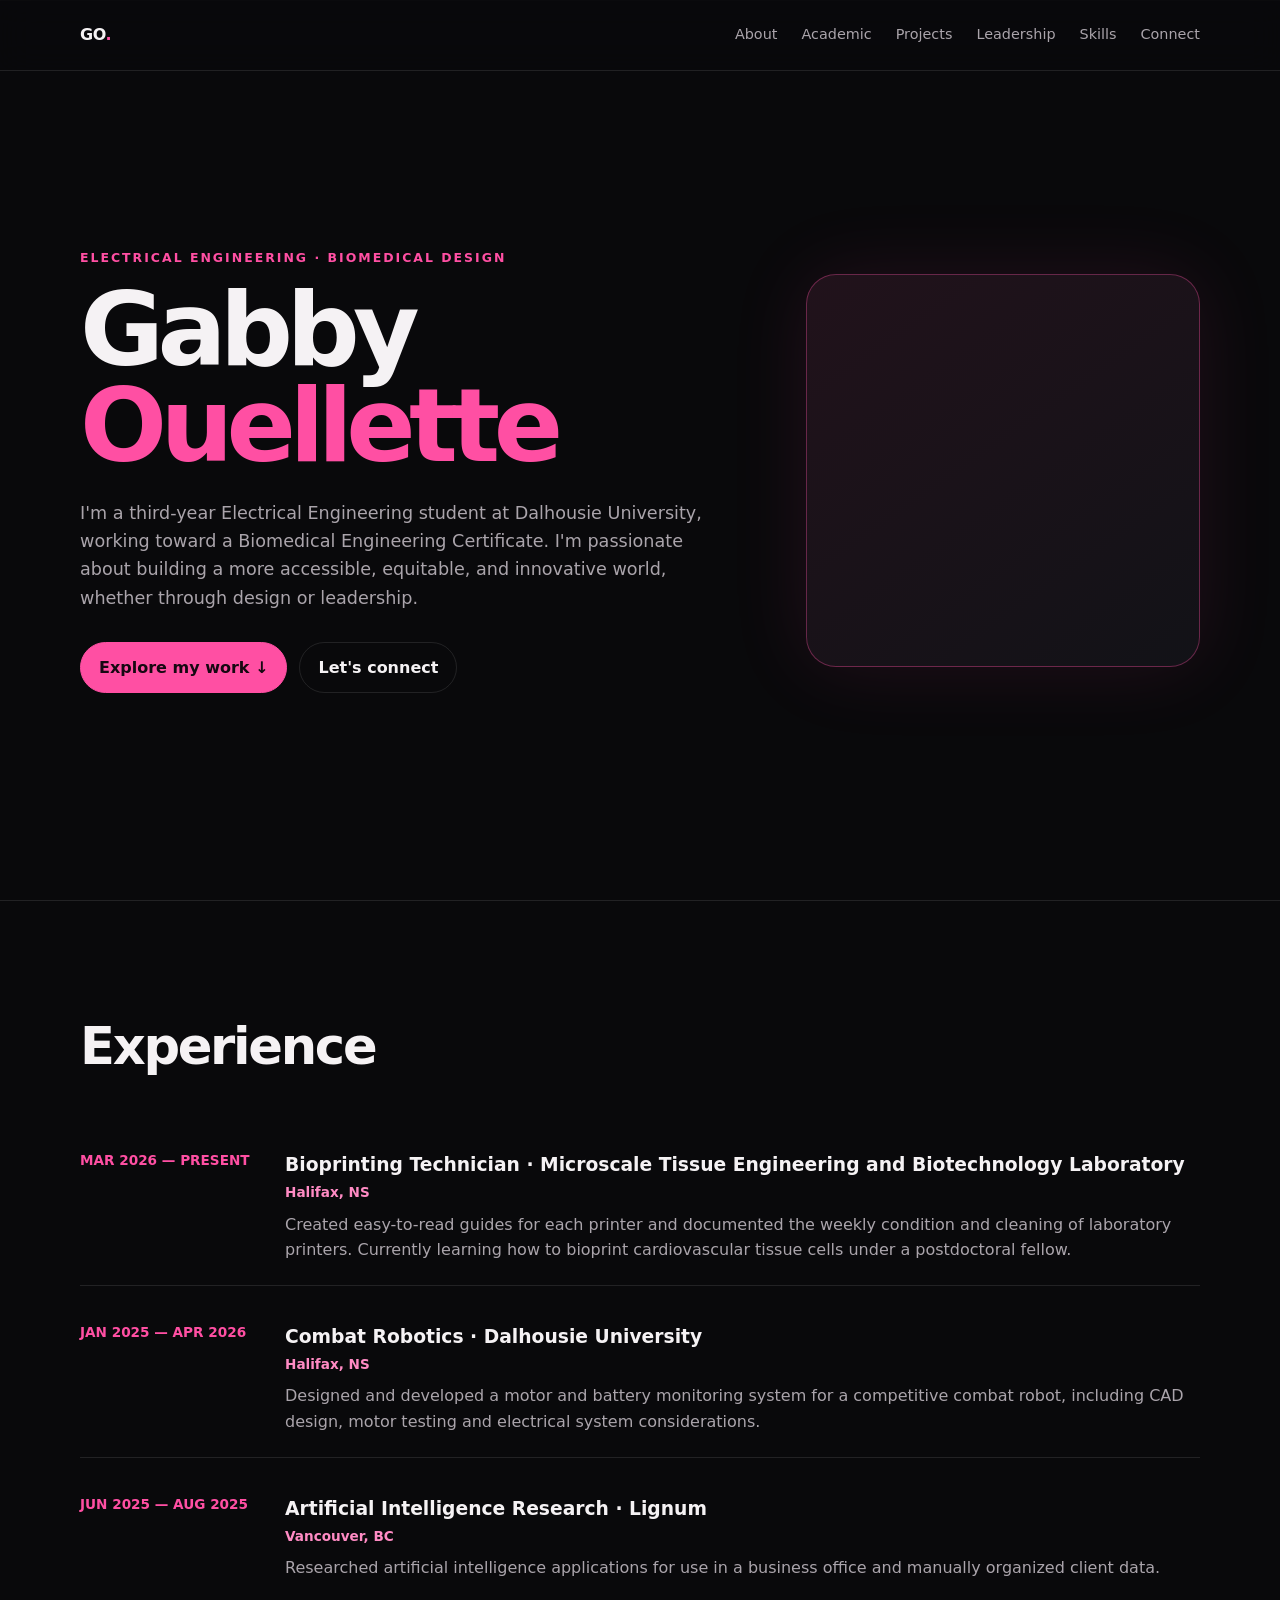
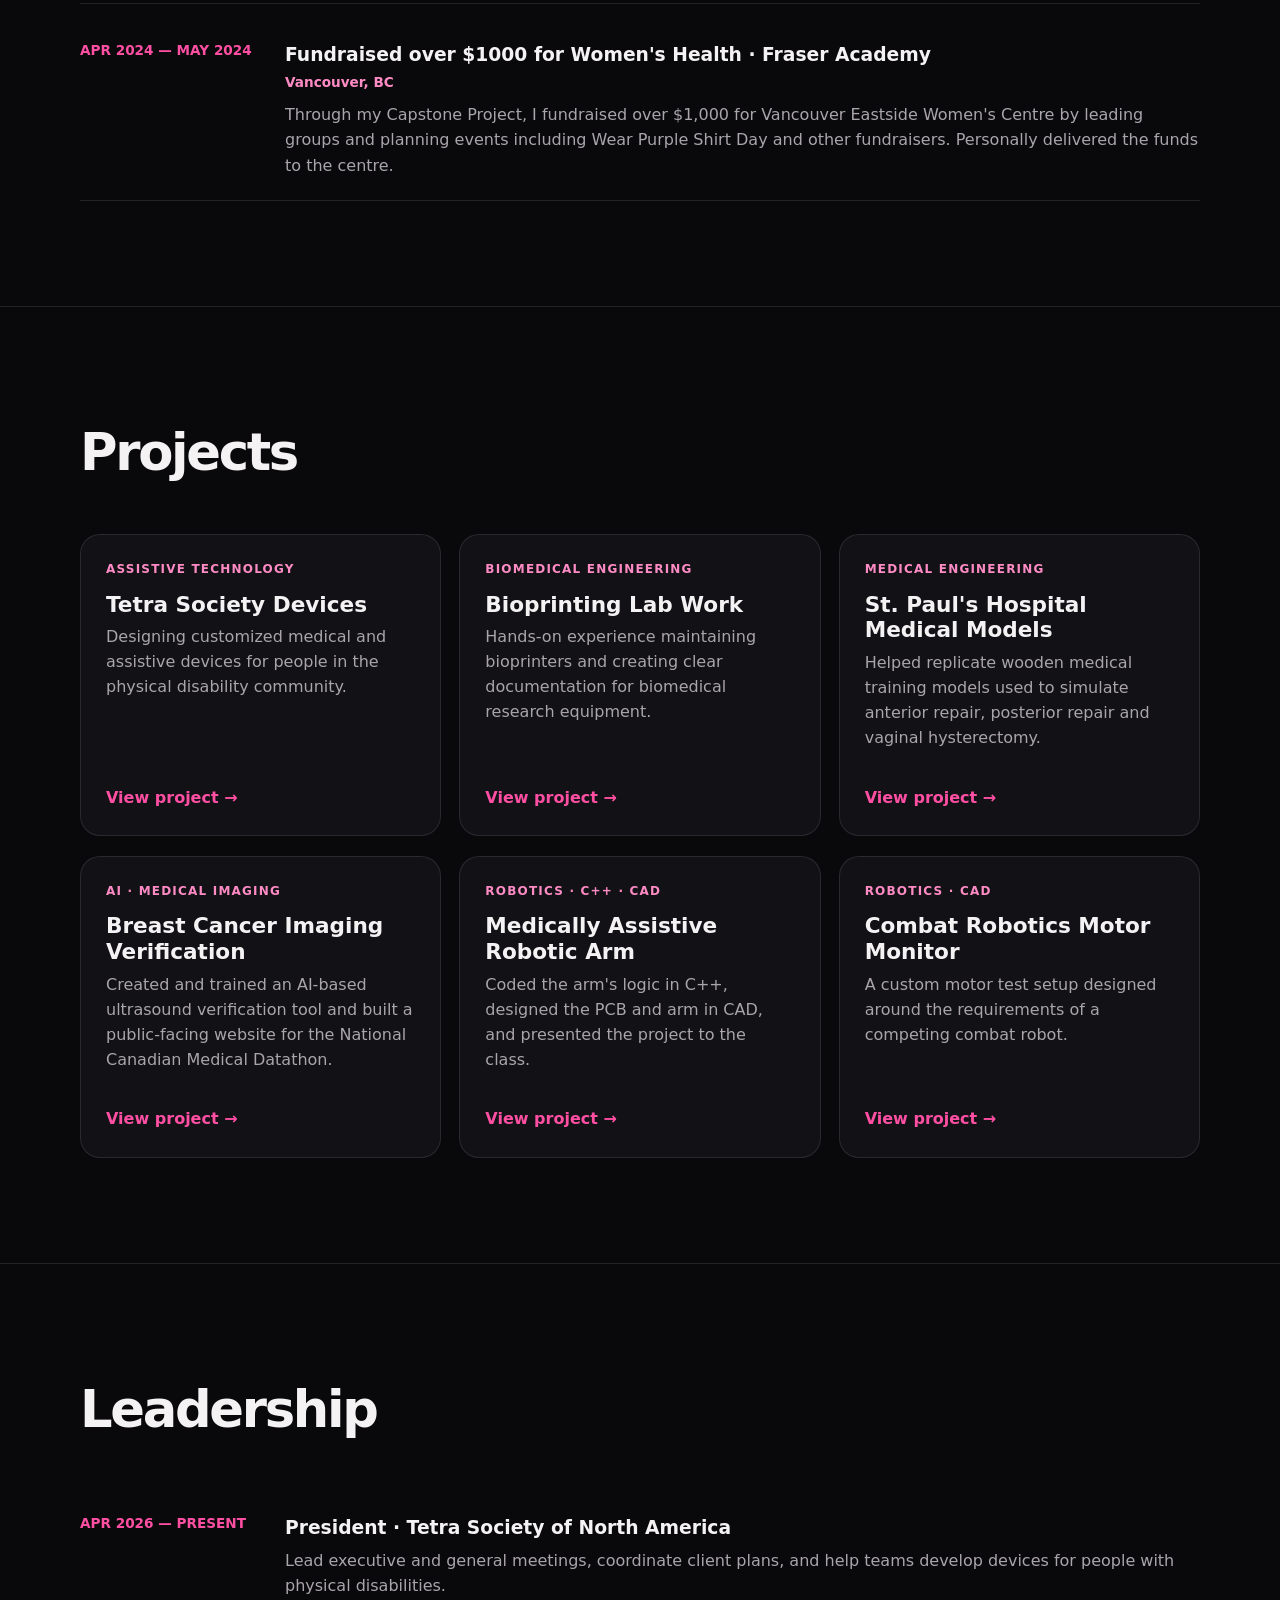
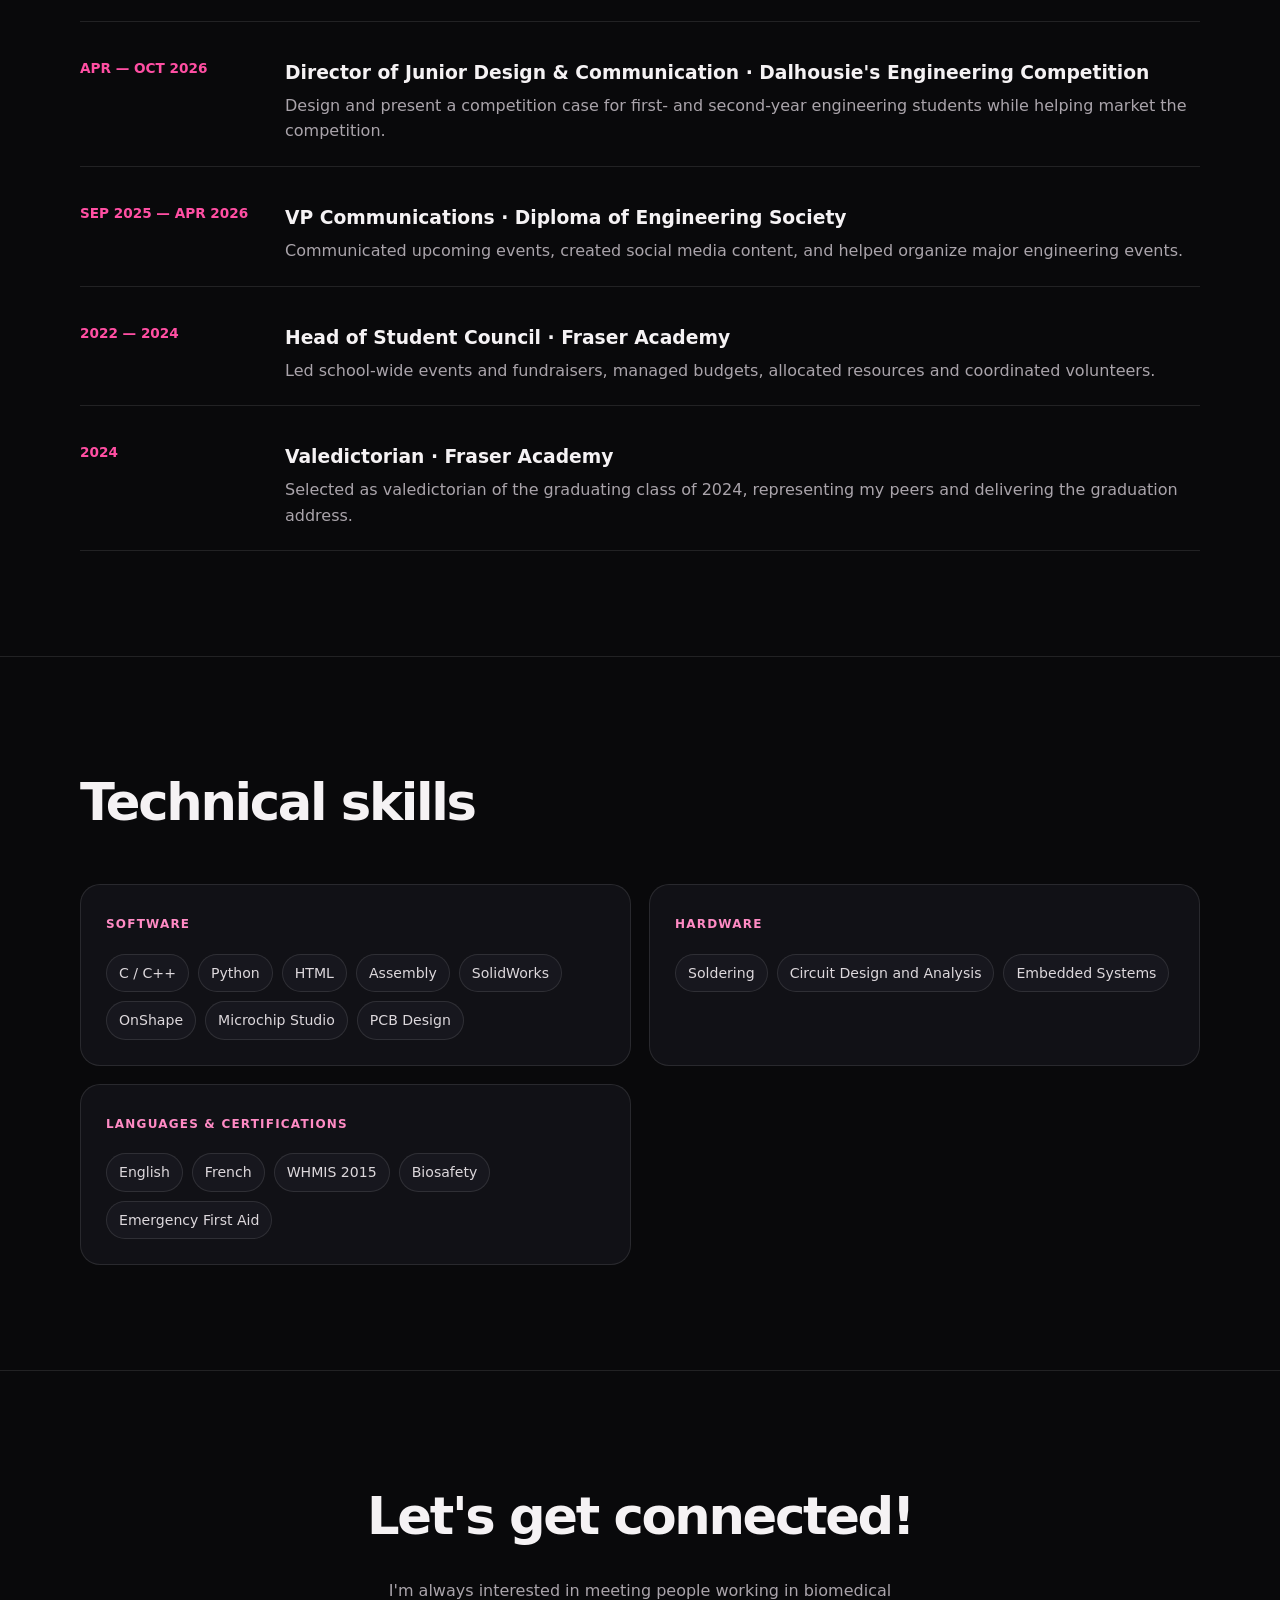
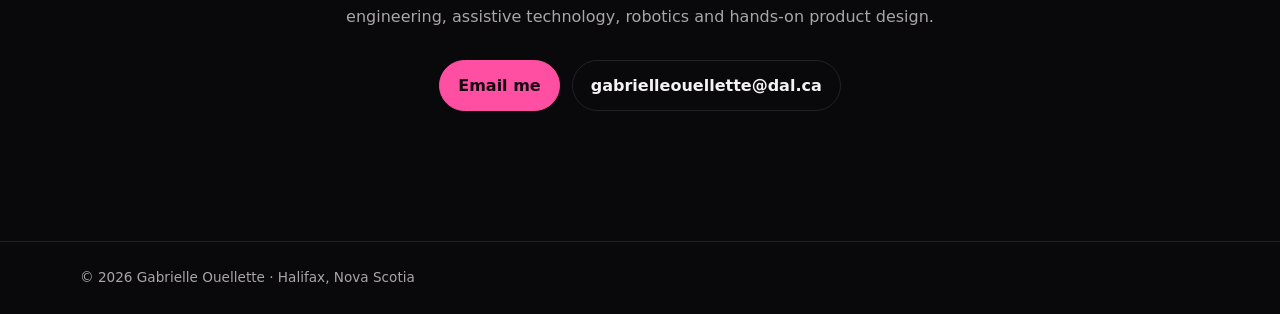
<file: index.html>
<!doctype html>
<html lang="en">

<head>
  <meta charset="utf-8">
  <meta name="viewport" content="width=device-width, initial-scale=1">

  <title>Gabrielle Ouellette | Electrical Engineering</title>

  <meta name="description"
    content="Gabrielle Ouellette — Electrical Engineering student focused on biomedical engineering, assistive technology and hands-on design.">

  <link rel="stylesheet" href="/style.css">
</head>

<body>

  <!-- NAVIGATION -->
  <nav>
    <div class="container nav-inner">

      <a class="logo" href="#">GO<span>.</span></a>

      <div class="nav-links">
        <a href="#about">About</a>
        <a href="#academic">Academic</a>
        <a href="#projects">Projects</a>
        <a href="#leadership">Leadership</a>
        <a href="#skills">Skills</a>
        <a href="#connect">Connect</a>
      </div>

    </div>
  </nav>


  <main>

    <!-- ABOUT -->
    <section class="hero" id="about">
      <div class="container hero-grid">

        <div>
          <div class="eyebrow">
            Electrical Engineering · Biomedical Design
          </div>

          <h1>
            Gabby <span>Ouellette</span>
          </h1>

          <p>
            I'm a third-year Electrical Engineering student at Dalhousie University,
            working toward a Biomedical Engineering Certificate. I'm passionate about
            building a more accessible, equitable, and innovative world, whether
            through design or leadership.
          </p>

          <div class="buttons">
            <a class="btn primary" href="#projects">
              Explore my work ↓
            </a>

            <a class="btn" href="#connect">
              Let's connect
            </a>
          </div>
        </div>

        <div class="photo">
          <img
            id="profile-photo"
            src="IMG_2347.JPG"
            alt="Gabrielle Ouellette">

          <div class="photo-placeholder"></div>
        </div>

      </div>
    </section>



    <!-- EXPERIENCE -->
    <section id="academic">
      <div class="container">

        <div class="section-heading">
          <h2>Experience</h2>
        </div>

        <div class="timeline">

          <!-- BIOPRINTING -->
          <div class="timeline-item">
            <div class="date">MAR 2026 — PRESENT</div>

            <div>
              <h3>
                Bioprinting Technician · Microscale Tissue Engineering
                and Biotechnology Laboratory
              </h3>

              <p class="location">Halifax, NS</p>

              <p>
                Created easy-to-read guides for each printer and documented
                the weekly condition and cleaning of laboratory printers.
                Currently learning how to bioprint cardiovascular tissue
                cells under a postdoctoral fellow.
              </p>
            </div>
          </div>


          <!-- COMBAT ROBOTICS -->
          <div class="timeline-item">
            <div class="date">JAN 2025 — APR 2026</div>

            <div>
              <h3>Combat Robotics · Dalhousie University</h3>

              <p class="location">Halifax, NS</p>

              <p>
                Designed and developed a motor and battery monitoring system
                for a competitive combat robot, including CAD design,
                motor testing and electrical system considerations.
              </p>
            </div>
          </div>


          <!-- ARTIFICIAL INTELLIGENCE -->
          <div class="timeline-item">
            <div class="date">JUN 2025 — AUG 2025</div>

            <div>
              <h3>Artificial Intelligence Research · Lignum</h3>

              <p class="location">Vancouver, BC</p>

              <p>
                Researched artificial intelligence applications for use in
                a business office and manually organized client data.
              </p>
            </div>
          </div>


          <!-- FRASER ACADEMY CAPSTONE -->
          <div class="timeline-item">
            <div class="date">APR 2024 — MAY 2024</div>

            <div>
              <h3>
                Fundraised over $1000 for Women's Health · Fraser Academy
              </h3>

              <p class="location">Vancouver, BC</p>

              <p>
                Through my Capstone Project, I fundraised over $1,000 for
                Vancouver Eastside Women's Centre by leading groups and
                planning events including Wear Purple Shirt Day and other
                fundraisers. Personally delivered the funds to the centre.
              </p>
            </div>
          </div>

        </div> <!-- End timeline -->

      </div> <!-- End container -->
    </section>



    <!-- PROJECTS -->
    <section id="projects">
      <div class="container">

        <div class="section-heading">
          <h2>Projects</h2>
        </div>

        <div class="grid">

          <!-- TETRA -->
          <a class="card" href="projects/tetra.html">
            <span class="tag">Assistive Technology</span>

            <h3>Tetra Society Devices</h3>

            <p>
              Designing customized medical and assistive devices for people
              in the physical disability community.
            </p>

            <span class="arrow">View project →</span>
          </a>


          <!-- BIOPRINTING -->
          <a class="card" href="projects/bioprinting.html">
            <span class="tag">Biomedical Engineering</span>

            <h3>Bioprinting Lab Work</h3>

            <p>
              Hands-on experience maintaining bioprinters and creating
              clear documentation for biomedical research equipment.
            </p>

            <span class="arrow">View project →</span>
          </a>


          <!-- ST PAUL'S -->
          <a class="card" href="projects/medical-models.html">
            <span class="tag">Medical Engineering</span>

            <h3>St. Paul's Hospital Medical Models</h3>

            <p>
              Helped replicate wooden medical training models used to
              simulate anterior repair, posterior repair and vaginal
              hysterectomy.
            </p>

            <span class="arrow">View project →</span>
          </a>


          <!-- DATATHON -->
          <a class="card" href="projects/datathon.html">
            <span class="tag">AI · Medical Imaging</span>

            <h3>Breast Cancer Imaging Verification</h3>

            <p>
              Created and trained an AI-based ultrasound verification
              tool and built a public-facing website for the National
              Canadian Medical Datathon.
            </p>

            <span class="arrow">View project →</span>
          </a>


          <!-- ROBOTIC ARM -->
          <a class="card" href="projects/robotic-arm.html">
            <span class="tag">Robotics · C++ · CAD</span>

            <h3>Medically Assistive Robotic Arm</h3>

            <p>
              Coded the arm's logic in C++, designed the PCB and arm
              in CAD, and presented the project to the class.
            </p>

            <span class="arrow">View project →</span>
          </a>


          <!-- COMBAT ROBOTICS -->
          <a class="card" href="projects/robotics.html">
            <span class="tag">Robotics · CAD</span>

            <h3>Combat Robotics Motor Monitor</h3>

            <p>
              A custom motor test setup designed around the
              requirements of a competing combat robot.
            </p>

            <span class="arrow">View project →</span>
          </a>

        </div> <!-- End grid -->

      </div>
    </section>



    <!-- LEADERSHIP -->
    <section id="leadership">
      <div class="container">

        <div class="section-heading">
          <h2>Leadership</h2>
        </div>

        <div class="timeline">

          <!-- TETRA PRESIDENT -->
          <div class="timeline-item">
            <div class="date">APR 2026 — PRESENT</div>

            <div>
              <h3>President · Tetra Society of North America</h3>

              <p>
                Lead executive and general meetings, coordinate client
                plans, and help teams develop devices for people with
                physical disabilities.
              </p>
            </div>
          </div>


          <!-- DAL ENGINEERING COMPETITION -->
          <div class="timeline-item">
            <div class="date">APR — OCT 2026</div>

            <div>
              <h3>
                Director of Junior Design & Communication ·
                Dalhousie's Engineering Competition
              </h3>

              <p>
                Design and present a competition case for first- and
                second-year engineering students while helping market
                the competition.
              </p>
            </div>
          </div>


          <!-- DES -->
          <div class="timeline-item">
            <div class="date">SEP 2025 — APR 2026</div>

            <div>
              <h3>
                VP Communications · Diploma of Engineering Society
              </h3>

              <p>
                Communicated upcoming events, created social media
                content, and helped organize major engineering events.
              </p>
            </div>
          </div>


          <!-- STUDENT COUNCIL -->
          <div class="timeline-item">
            <div class="date">2022 — 2024</div>

            <div>
              <h3>Head of Student Council · Fraser Academy</h3>

              <p>
                Led school-wide events and fundraisers, managed budgets,
                allocated resources and coordinated volunteers.
              </p>
            </div>
          </div>


          <!-- VALEDICTORIAN -->
          <div class="timeline-item">
            <div class="date">2024</div>

            <div>
              <h3>Valedictorian · Fraser Academy</h3>

              <p>
                Selected as valedictorian of the graduating class of 2024,
                representing my peers and delivering the graduation address.
              </p>
            </div>
          </div>

        </div> <!-- End timeline -->

      </div> <!-- End container -->
    </section>



    <!-- TECHNICAL SKILLS -->
    <section id="skills">
      <div class="container">

        <div class="section-heading">
          <h2>Technical skills</h2>
        </div>

        <div class="skills">

          <!-- SOFTWARE -->
          <div class="skill-card">
            <span class="tag">Software</span>

            <div class="skill-list">
              <span class="pill">C / C++</span>
              <span class="pill">Python</span>
              <span class="pill">HTML</span>
              <span class="pill">Assembly</span>
              <span class="pill">SolidWorks</span>
              <span class="pill">OnShape</span>
              <span class="pill">Microchip Studio</span>
              <span class="pill">PCB Design</span>
            </div>
          </div>


          <!-- HARDWARE -->
          <div class="skill-card">
            <span class="tag">Hardware</span>

            <div class="skill-list">
              <span class="pill">Soldering</span>
              <span class="pill">Circuit Design and Analysis</span>
              <span class="pill">Embedded Systems</span>
            </div>
          </div>


          <!-- LANGUAGES AND CERTIFICATIONS -->
          <div class="skill-card">
            <span class="tag">Languages & Certifications</span>

            <div class="skill-list">
              <span class="pill">English</span>
              <span class="pill">French</span>
              <span class="pill">WHMIS 2015</span>
              <span class="pill">Biosafety</span>
              <span class="pill">Emergency First Aid</span>
            </div>
          </div>

        </div> <!-- End skills -->

      </div>
    </section>



    <!-- CONNECT -->
    <section id="connect" class="connect">
      <div class="container">

        <h2>Let's get connected!</h2>

        <p>
          I'm always interested in meeting people working in biomedical
          engineering, assistive technology, robotics and hands-on
          product design.
        </p>

        <div class="buttons" style="justify-content:center;">

          <a
            class="btn primary"
            href="mailto:gabrielleouellette@dal.ca">
            Email me
          </a>

          <a
            class="btn"
            href="mailto:gabrielleouellette@dal.ca">
            gabrielleouellette@dal.ca
          </a>

        </div>

      </div>
    </section>

  </main>



  <!-- FOOTER -->
  <footer>
    <div class="container">
      © 2026 Gabrielle Ouellette · Halifax, Nova Scotia
    </div>
  </footer>

  <script src="script.js"></script>

</body>
</html>
</file>
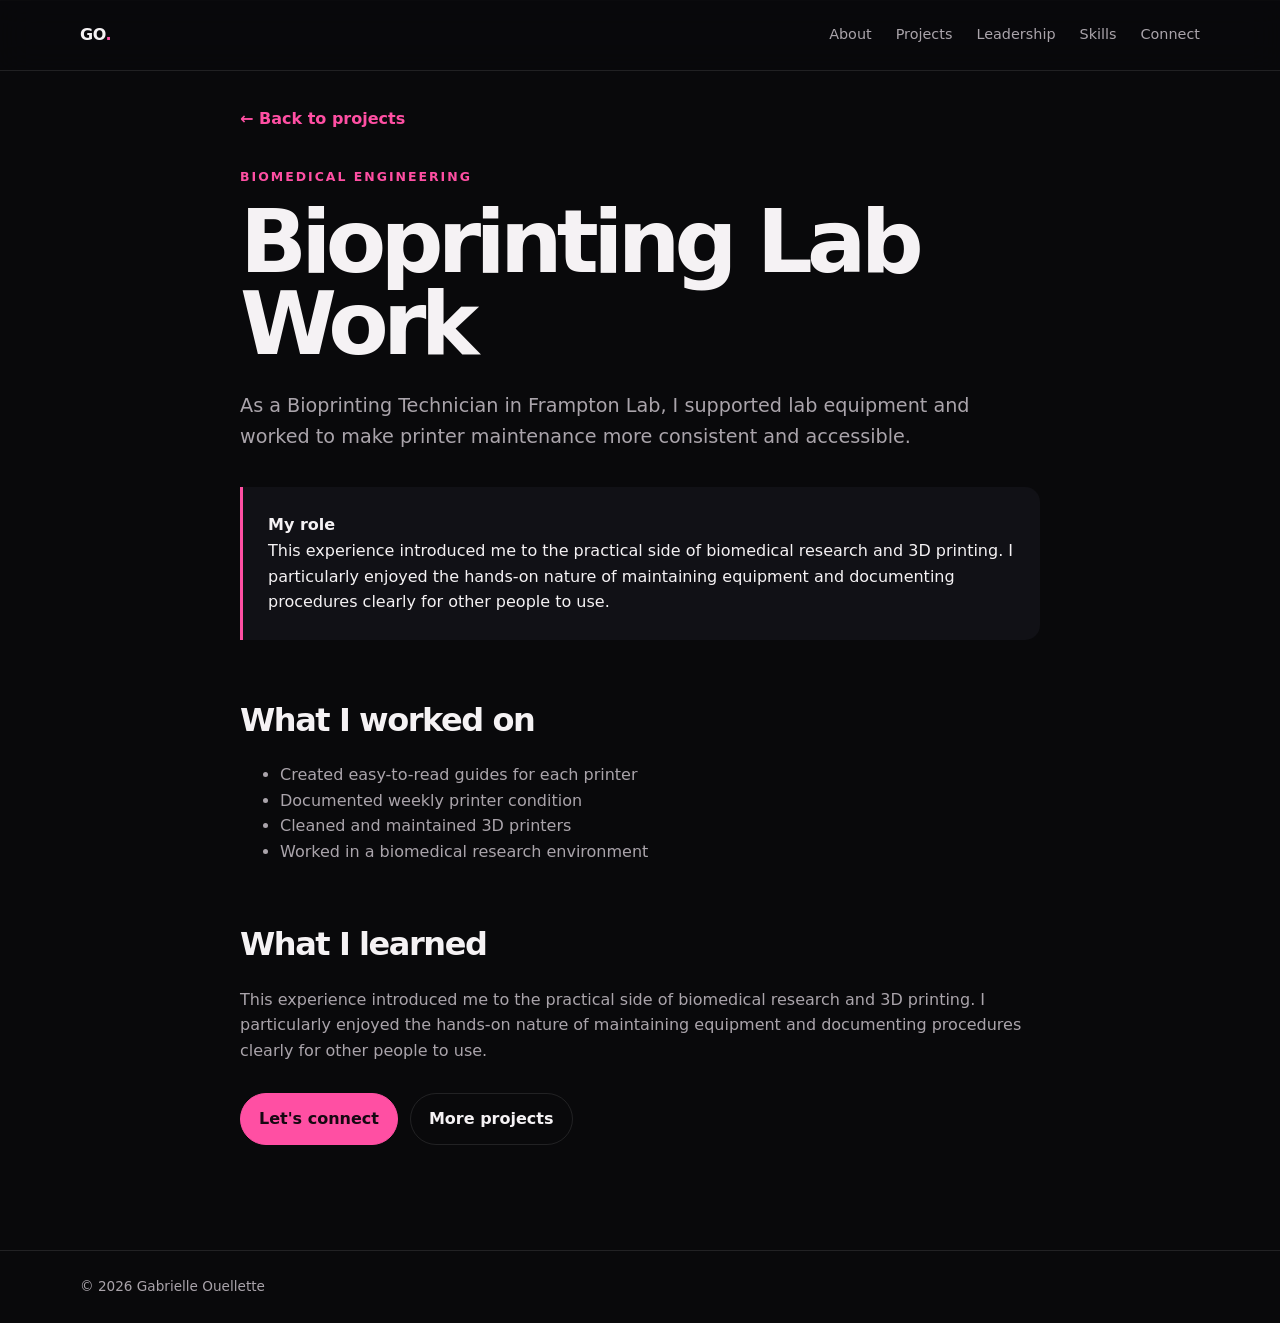
<file: bioprinting.html>
<!doctype html><html lang="en"><head><meta charset="utf-8"><meta name="viewport" content="width=device-width, initial-scale=1"><title>Bioprinting Lab Work | Gabrielle Ouellette</title><link rel="stylesheet" href="../style.css"></head><body>
<nav><div class="container nav-inner"><a class="logo" href="../index.html">GO<span>.</span></a><div class="nav-links"><a href="../index.html#about">About</a><a href="../index.html#projects">Projects</a><a href="../index.html#leadership">Leadership</a><a href="../index.html#skills">Skills</a><a href="../index.html#connect">Connect</a></div></div></nav>
<main><section class="project-hero"><div class="container project-content"><a class="back" href="../index.html#projects">← Back to projects</a><div class="eyebrow" style="margin-top:35px">Biomedical Engineering</div><h1>Bioprinting Lab Work</h1><p style="font-size:1.2rem;color:#aaa4ab">As a Bioprinting Technician in Frampton Lab, I supported lab equipment and worked to make printer maintenance more consistent and accessible.</p>
<div class="callout"><strong>My role</strong><br>This experience introduced me to the practical side of biomedical research and 3D printing. I particularly enjoyed the hands-on nature of maintaining equipment and documenting procedures clearly for other people to use.</div>
<h2>What I worked on</h2><ul><li>Created easy-to-read guides for each printer</li><li>Documented weekly printer condition</li><li>Cleaned and maintained 3D printers</li><li>Worked in a biomedical research environment</li></ul>
<h2>What I learned</h2><p>This experience introduced me to the practical side of biomedical research and 3D printing. I particularly enjoyed the hands-on nature of maintaining equipment and documenting procedures clearly for other people to use.</p>
<div class="buttons"><a class="btn primary" href="../index.html#connect">Let's connect</a><a class="btn" href="../index.html#projects">More projects</a></div>
</div></section></main><footer><div class="container">© 2026 Gabrielle Ouellette</div></footer></body></html>
</file>
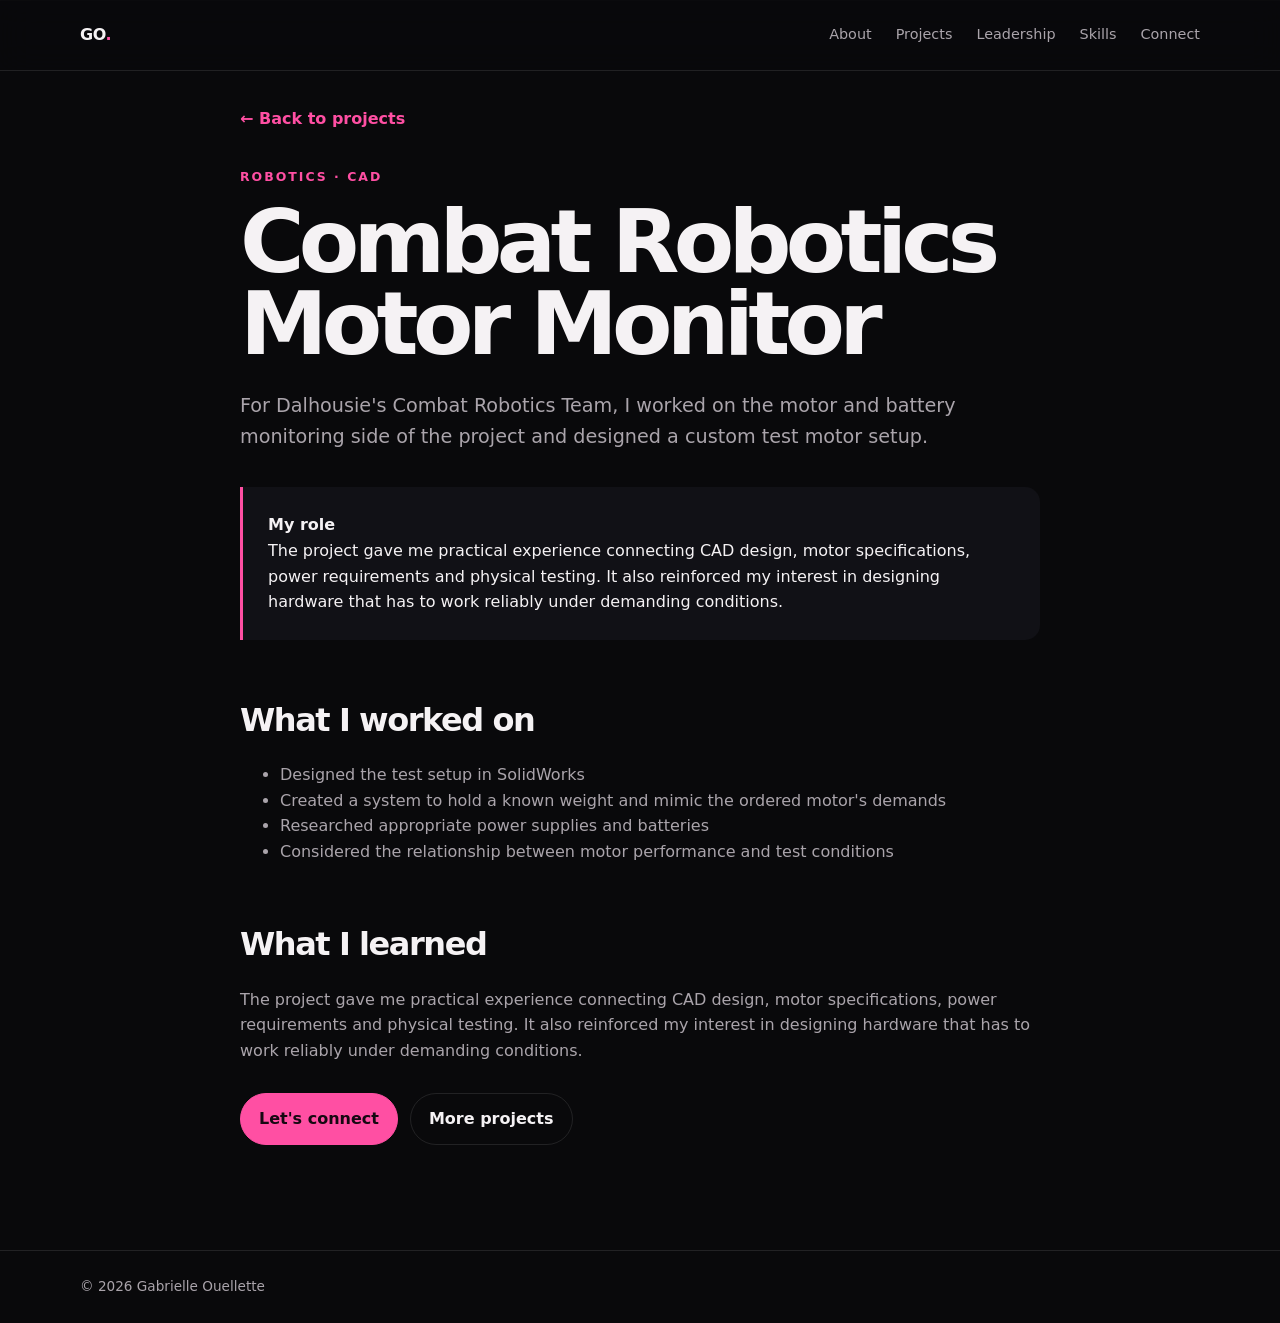
<file: robotics.html>
<!doctype html><html lang="en"><head><meta charset="utf-8"><meta name="viewport" content="width=device-width, initial-scale=1"><title>Combat Robotics Motor Monitor | Gabrielle Ouellette</title><link rel="stylesheet" href="../style.css"></head><body>
<nav><div class="container nav-inner"><a class="logo" href="../index.html">GO<span>.</span></a><div class="nav-links"><a href="../index.html#about">About</a><a href="../index.html#projects">Projects</a><a href="../index.html#leadership">Leadership</a><a href="../index.html#skills">Skills</a><a href="../index.html#connect">Connect</a></div></div></nav>
<main><section class="project-hero"><div class="container project-content"><a class="back" href="../index.html#projects">← Back to projects</a><div class="eyebrow" style="margin-top:35px">Robotics · CAD</div><h1>Combat Robotics Motor Monitor</h1><p style="font-size:1.2rem;color:#aaa4ab">For Dalhousie's Combat Robotics Team, I worked on the motor and battery monitoring side of the project and designed a custom test motor setup.</p>
<div class="callout"><strong>My role</strong><br>The project gave me practical experience connecting CAD design, motor specifications, power requirements and physical testing. It also reinforced my interest in designing hardware that has to work reliably under demanding conditions.</div>
<h2>What I worked on</h2><ul><li>Designed the test setup in SolidWorks</li><li>Created a system to hold a known weight and mimic the ordered motor's demands</li><li>Researched appropriate power supplies and batteries</li><li>Considered the relationship between motor performance and test conditions</li></ul>
<h2>What I learned</h2><p>The project gave me practical experience connecting CAD design, motor specifications, power requirements and physical testing. It also reinforced my interest in designing hardware that has to work reliably under demanding conditions.</p>
<div class="buttons"><a class="btn primary" href="../index.html#connect">Let's connect</a><a class="btn" href="../index.html#projects">More projects</a></div>
</div></section></main><footer><div class="container">© 2026 Gabrielle Ouellette</div></footer></body></html>
</file>
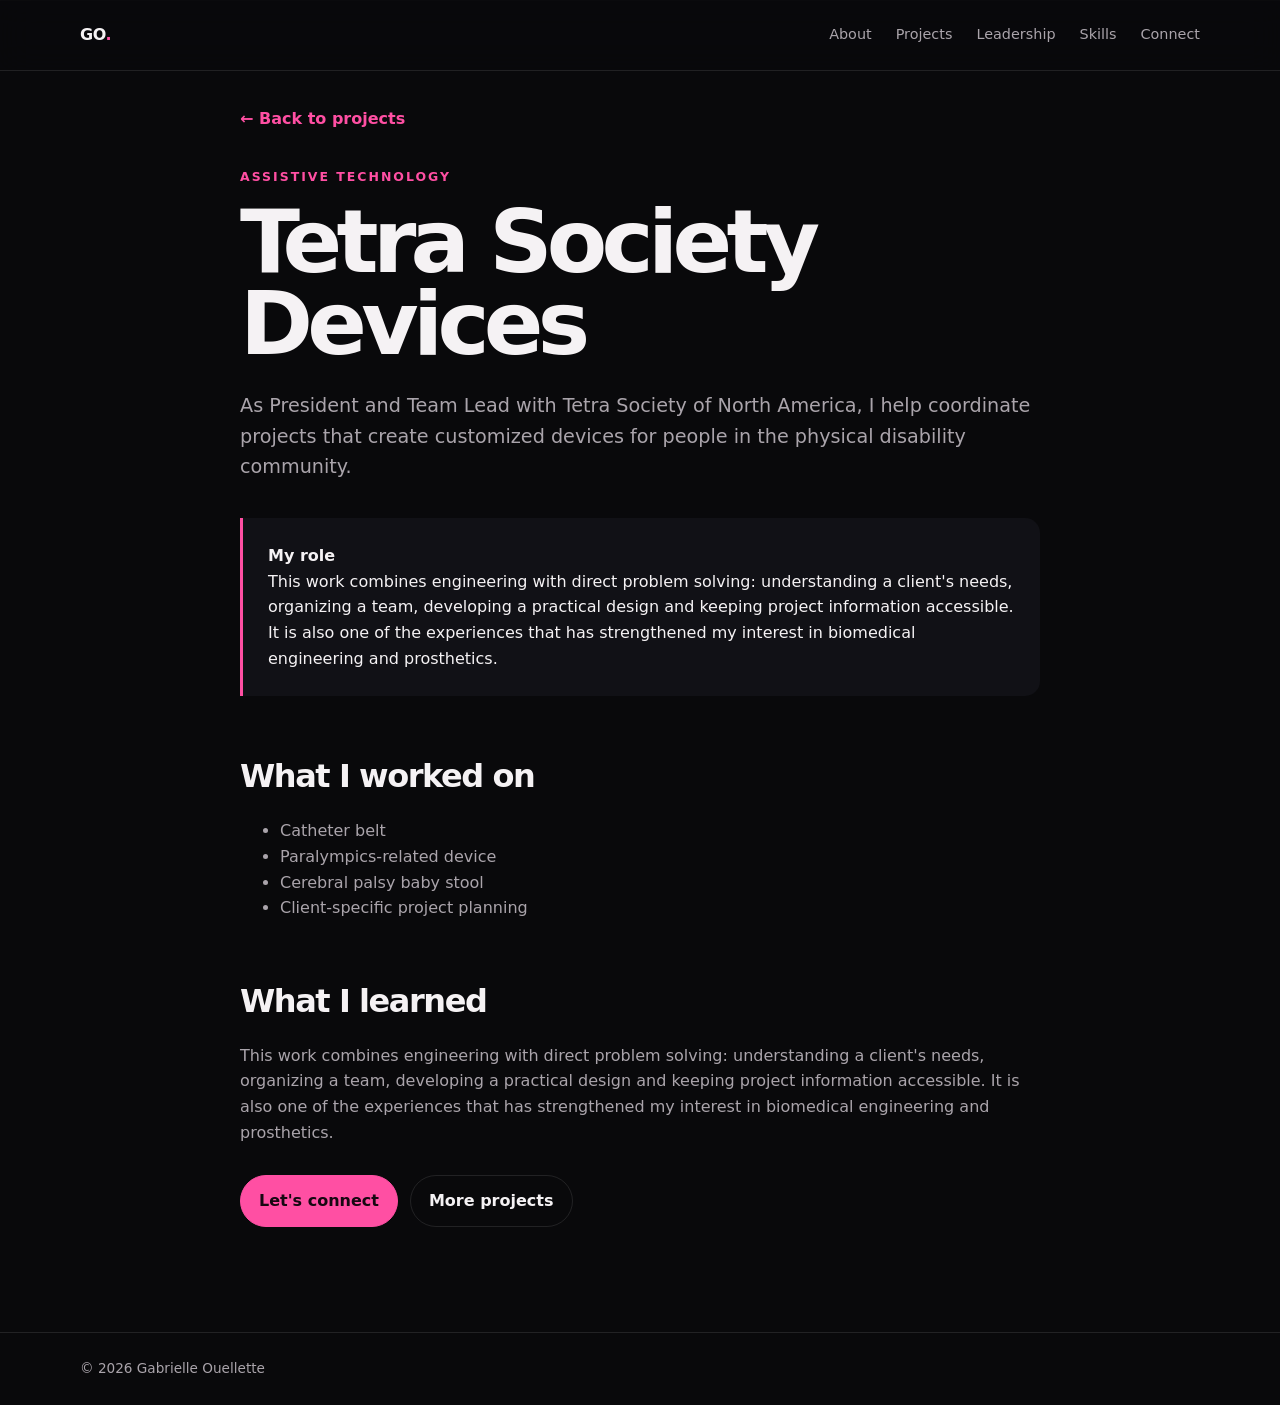
<file: tetra.html>
<!doctype html><html lang="en"><head><meta charset="utf-8"><meta name="viewport" content="width=device-width, initial-scale=1"><title>Tetra Society Devices | Gabrielle Ouellette</title><link rel="stylesheet" href="../style.css"></head><body>
<nav><div class="container nav-inner"><a class="logo" href="../index.html">GO<span>.</span></a><div class="nav-links"><a href="../index.html#about">About</a><a href="../index.html#projects">Projects</a><a href="../index.html#leadership">Leadership</a><a href="../index.html#skills">Skills</a><a href="../index.html#connect">Connect</a></div></div></nav>
<main><section class="project-hero"><div class="container project-content"><a class="back" href="../index.html#projects">← Back to projects</a><div class="eyebrow" style="margin-top:35px">Assistive Technology</div><h1>Tetra Society Devices</h1><p style="font-size:1.2rem;color:#aaa4ab">As President and Team Lead with Tetra Society of North America, I help coordinate projects that create customized devices for people in the physical disability community.</p>
<div class="callout"><strong>My role</strong><br>This work combines engineering with direct problem solving: understanding a client's needs, organizing a team, developing a practical design and keeping project information accessible. It is also one of the experiences that has strengthened my interest in biomedical engineering and prosthetics.</div>
<h2>What I worked on</h2><ul><li>Catheter belt</li><li>Paralympics-related device</li><li>Cerebral palsy baby stool</li><li>Client-specific project planning</li></ul>
<h2>What I learned</h2><p>This work combines engineering with direct problem solving: understanding a client's needs, organizing a team, developing a practical design and keeping project information accessible. It is also one of the experiences that has strengthened my interest in biomedical engineering and prosthetics.</p>
<div class="buttons"><a class="btn primary" href="../index.html#connect">Let's connect</a><a class="btn" href="../index.html#projects">More projects</a></div>
</div></section></main><footer><div class="container">© 2026 Gabrielle Ouellette</div></footer></body></html>
</file>
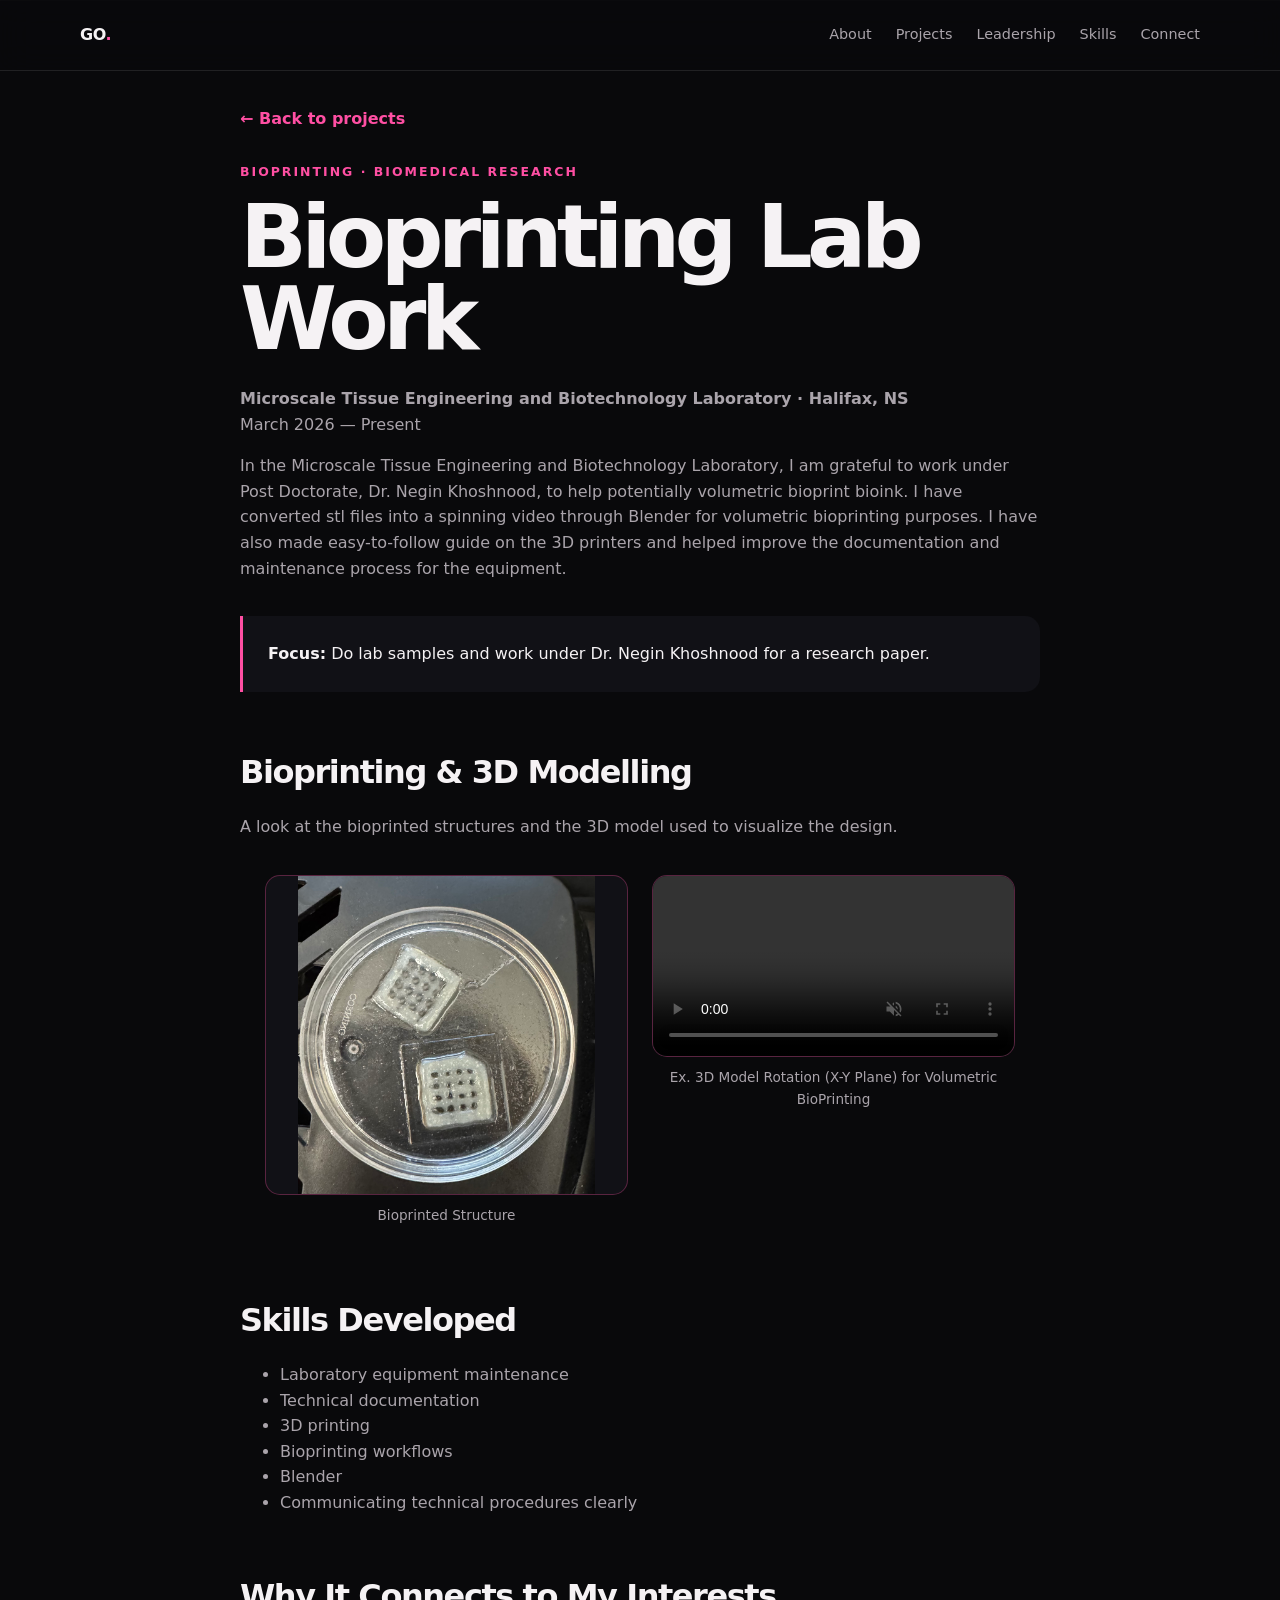
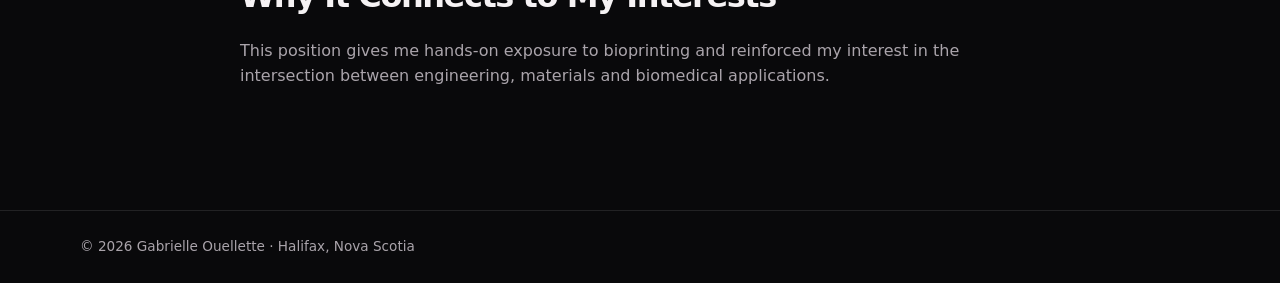
<file: projects/bioprinting.html>
<!doctype html>
<html lang="en">
<head>
<meta charset="utf-8">
<meta name="viewport" content="width=device-width, initial-scale=1">
<title>Bioprinting Lab Work | Gabrielle Ouellette</title>
<link rel="stylesheet" href="/style.css">
</head>

<body>

<nav>
  <div class="container nav-inner">
    <a class="logo" href="../index.html">GO<span>.</span></a>
    <div class="nav-links">
      <a href="../index.html#about">About</a>
      <a href="../index.html#projects">Projects</a>
      <a href="../index.html#leadership">Leadership</a>
      <a href="../index.html#skills">Skills</a>
      <a href="../index.html#connect">Connect</a>
    </div>
  </div>
</nav>

<main>
<section class="project-hero">
  <div class="container project-content">

    <a class="back" href="../index.html#projects">← Back to projects</a>

    <div class="eyebrow" style="margin-top:30px;">
      Bioprinting · Biomedical Research
    </div>

    <h1>Bioprinting Lab Work</h1>

    <p>
      <strong>Microscale Tissue Engineering and Biotechnology Laboratory · Halifax, NS</strong><br>
      March 2026 — Present
    </p>

    <p>
      In the Microscale Tissue Engineering and Biotechnology Laboratory, I am grateful to work 
      under Post Doctorate, Dr. Negin Khoshnood, to help potentially volumetric bioprint bioink. I have 
      converted stl files into a spinning video through Blender for volumetric bioprinting purposes. I have also made easy-to-follow
      guide on the 3D printers and helped improve the documentation and
      maintenance process for the equipment. 
    </p>

    <div class="callout">
      <strong>Focus:</strong> Do lab samples and work under Dr. Negin Khoshnood for a research paper. 
    </div>

<!-- BIOPRINTING PROJECT MEDIA -->
<h2>Bioprinting & 3D Modelling</h2>

<p>
  A look at the bioprinted structures and the 3D model
  used to visualize the design.
</p>

<div class="bioprint-media">

  <!-- BIOPRINT PHOTO -->
  <div class="media-item">
    <img
      src="../IMG_2194.jpeg"
      alt="Bioprinted structure"
      loading="lazy"
    >
    <p class="image-caption">Bioprinted Structure</p>
  </div>

  <!-- STL ROTATION VIDEO -->
  <div class="media-item">
    <video autoplay muted loop playsinline controls>
      <source src="../0001-0120.mp4" type="video/mp4">
      Your browser does not support video playback.
    </video>
    <p class="image-caption">Ex. 3D Model Rotation (X-Y Plane) for Volumetric BioPrinting</p>
  </div>

</div>
    <h2>Skills Developed</h2>

    <ul>
      <li>Laboratory equipment maintenance</li>
      <li>Technical documentation</li>
      <li>3D printing</li>
      <li>Bioprinting workflows</li>
      <li>Blender</li>
      <li>Communicating technical procedures clearly</li>
    </ul>

    <h2>Why It Connects to My Interests</h2>

    <p>
      This position gives me hands-on exposure to bioprinting and reinforced
      my interest in the intersection between engineering, materials and
      biomedical applications.
    </p>

  </div>
</section>
</main>

<footer>
  <div class="container">
    © 2026 Gabrielle Ouellette · Halifax, Nova Scotia
  </div>
</footer>

</body>
</html>
</file>
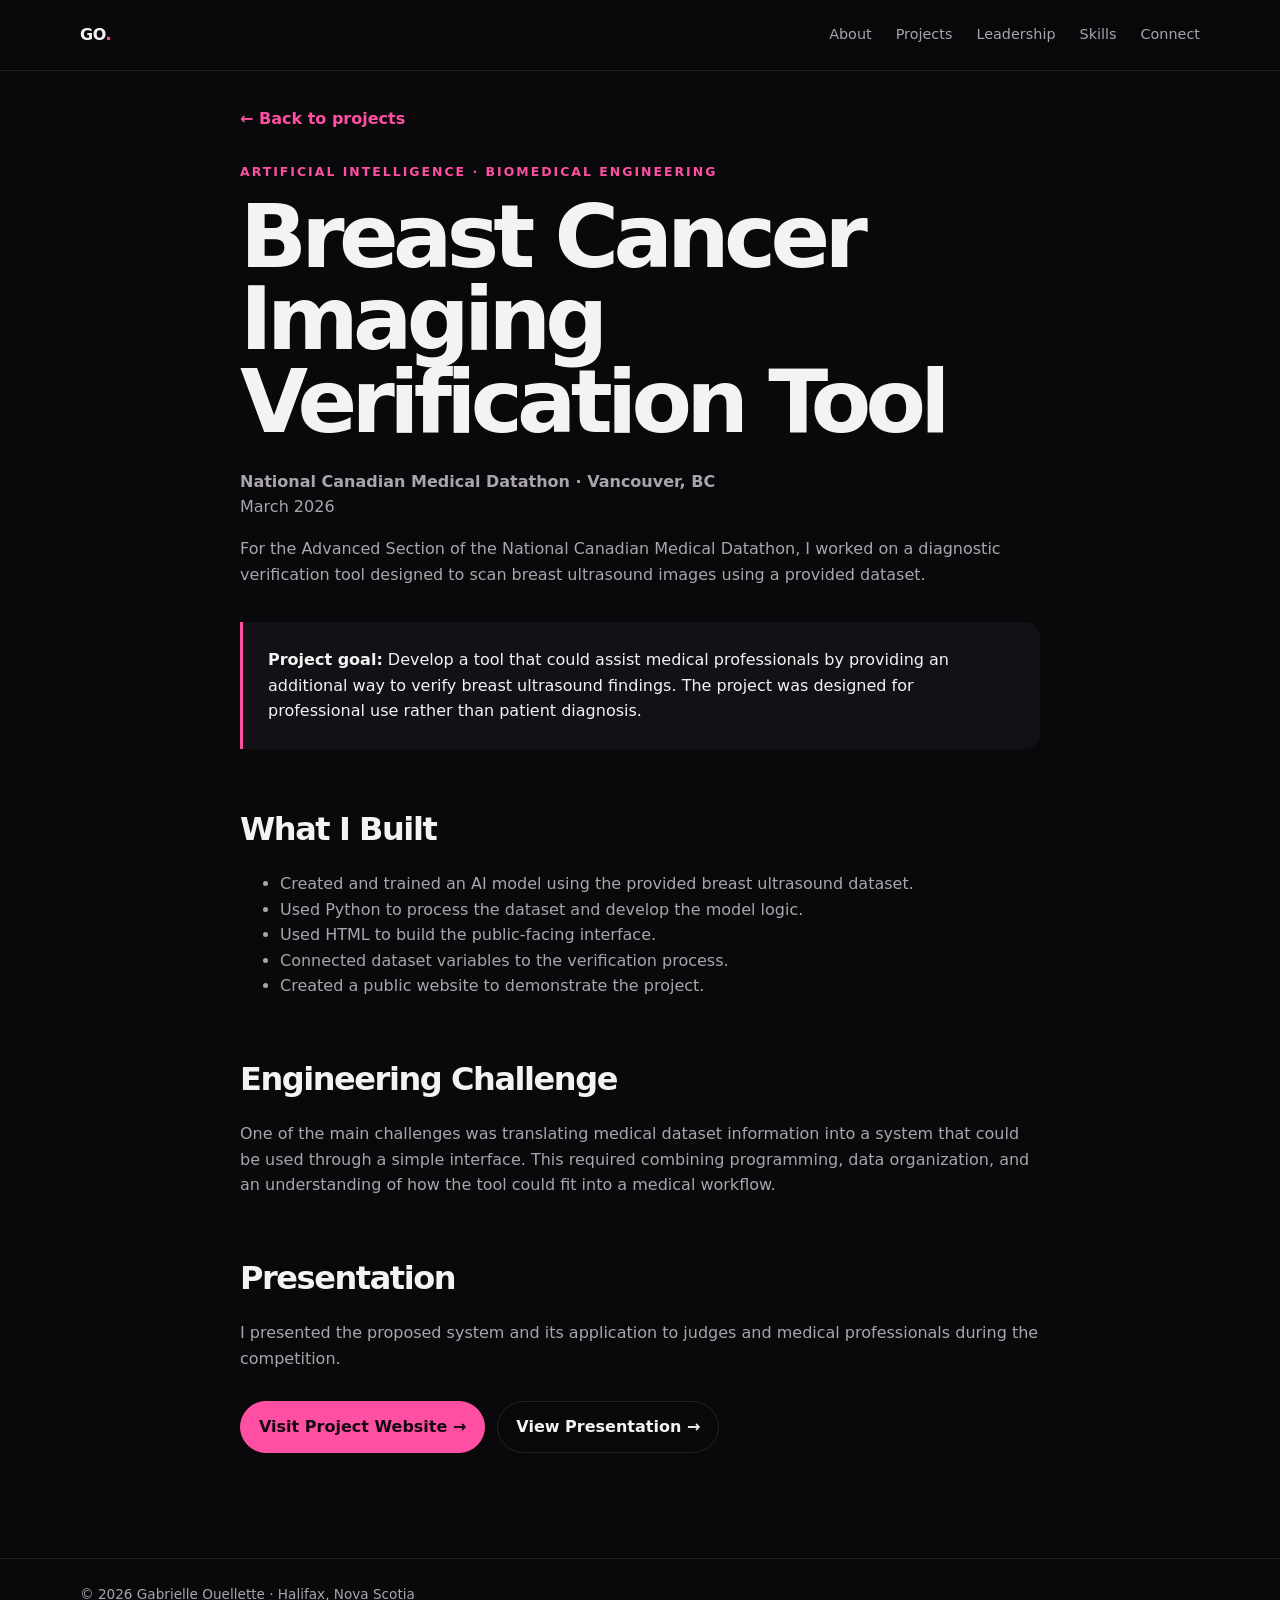
<file: projects/datathon.html>
<!doctype html>
<html lang="en">
<head>
<meta charset="utf-8">
<meta name="viewport" content="width=device-width, initial-scale=1">
<title>Breast Cancer Imaging Tool | Gabrielle Ouellette</title>
<link rel="stylesheet" href="/style.css">
</head>

<body>

<nav>
  <div class="container nav-inner">
    <a class="logo" href="../index.html">GO<span>.</span></a>
    <div class="nav-links">
      <a href="../index.html#about">About</a>
      <a href="../index.html#projects">Projects</a>
      <a href="../index.html#leadership">Leadership</a>
      <a href="../index.html#skills">Skills</a>
      <a href="../index.html#connect">Connect</a>
    </div>
  </div>
</nav>

<main>
<section class="project-hero">
  <div class="container project-content">

    <a class="back" href="../index.html#projects">← Back to projects</a>

    <div class="eyebrow" style="margin-top:30px;">
      Artificial Intelligence · Biomedical Engineering
    </div>

    <h1>Breast Cancer Imaging Verification Tool</h1>

    <p>
      <strong>National Canadian Medical Datathon · Vancouver, BC</strong><br>
      March 2026
    </p>

    <p>
      For the Advanced Section of the National Canadian Medical Datathon,
      I worked on a diagnostic verification tool designed to scan breast
      ultrasound images using a provided dataset.
    </p>

    <div class="callout">
      <strong>Project goal:</strong> Develop a tool that could assist medical
      professionals by providing an additional way to verify breast ultrasound
      findings. The project was designed for professional use rather than
      patient diagnosis.
    </div>

    <h2>What I Built</h2>

    <ul>
      <li>Created and trained an AI model using the provided breast ultrasound dataset.</li>
      <li>Used Python to process the dataset and develop the model logic.</li>
      <li>Used HTML to build the public-facing interface.</li>
      <li>Connected dataset variables to the verification process.</li>
      <li>Created a public website to demonstrate the project.</li>
    </ul>

    <h2>Engineering Challenge</h2>

    <p>
      One of the main challenges was translating medical dataset information
      into a system that could be used through a simple interface. This
      required combining programming, data organization, and an understanding
      of how the tool could fit into a medical workflow.
    </p>

    <h2>Presentation</h2>

    <p>
      I presented the proposed system and its application to judges and
      medical professionals during the competition.
    </p>

    <div class="buttons">
      <a class="btn primary"
         href="https://toppermcginty.github.io/Datathon/index.html"
         target="_blank">
        Visit Project Website →
      </a>

      <a class="btn"
         href="https://dalu-my.sharepoint.com/:p:/g/personal/am917299_dal_ca/IQBynUDJbfuWxRY8TYJYzcSvUAUZB7q1plzZucj_Zq3nPJLY?e=dROsxp"
         target="_blank">
        View Presentation →
      </a>
    </div>

  </div>
</section>
</main>

<footer>
  <div class="container">
    © 2026 Gabrielle Ouellette · Halifax, Nova Scotia
  </div>
</footer>

</body>
</html>
</file>
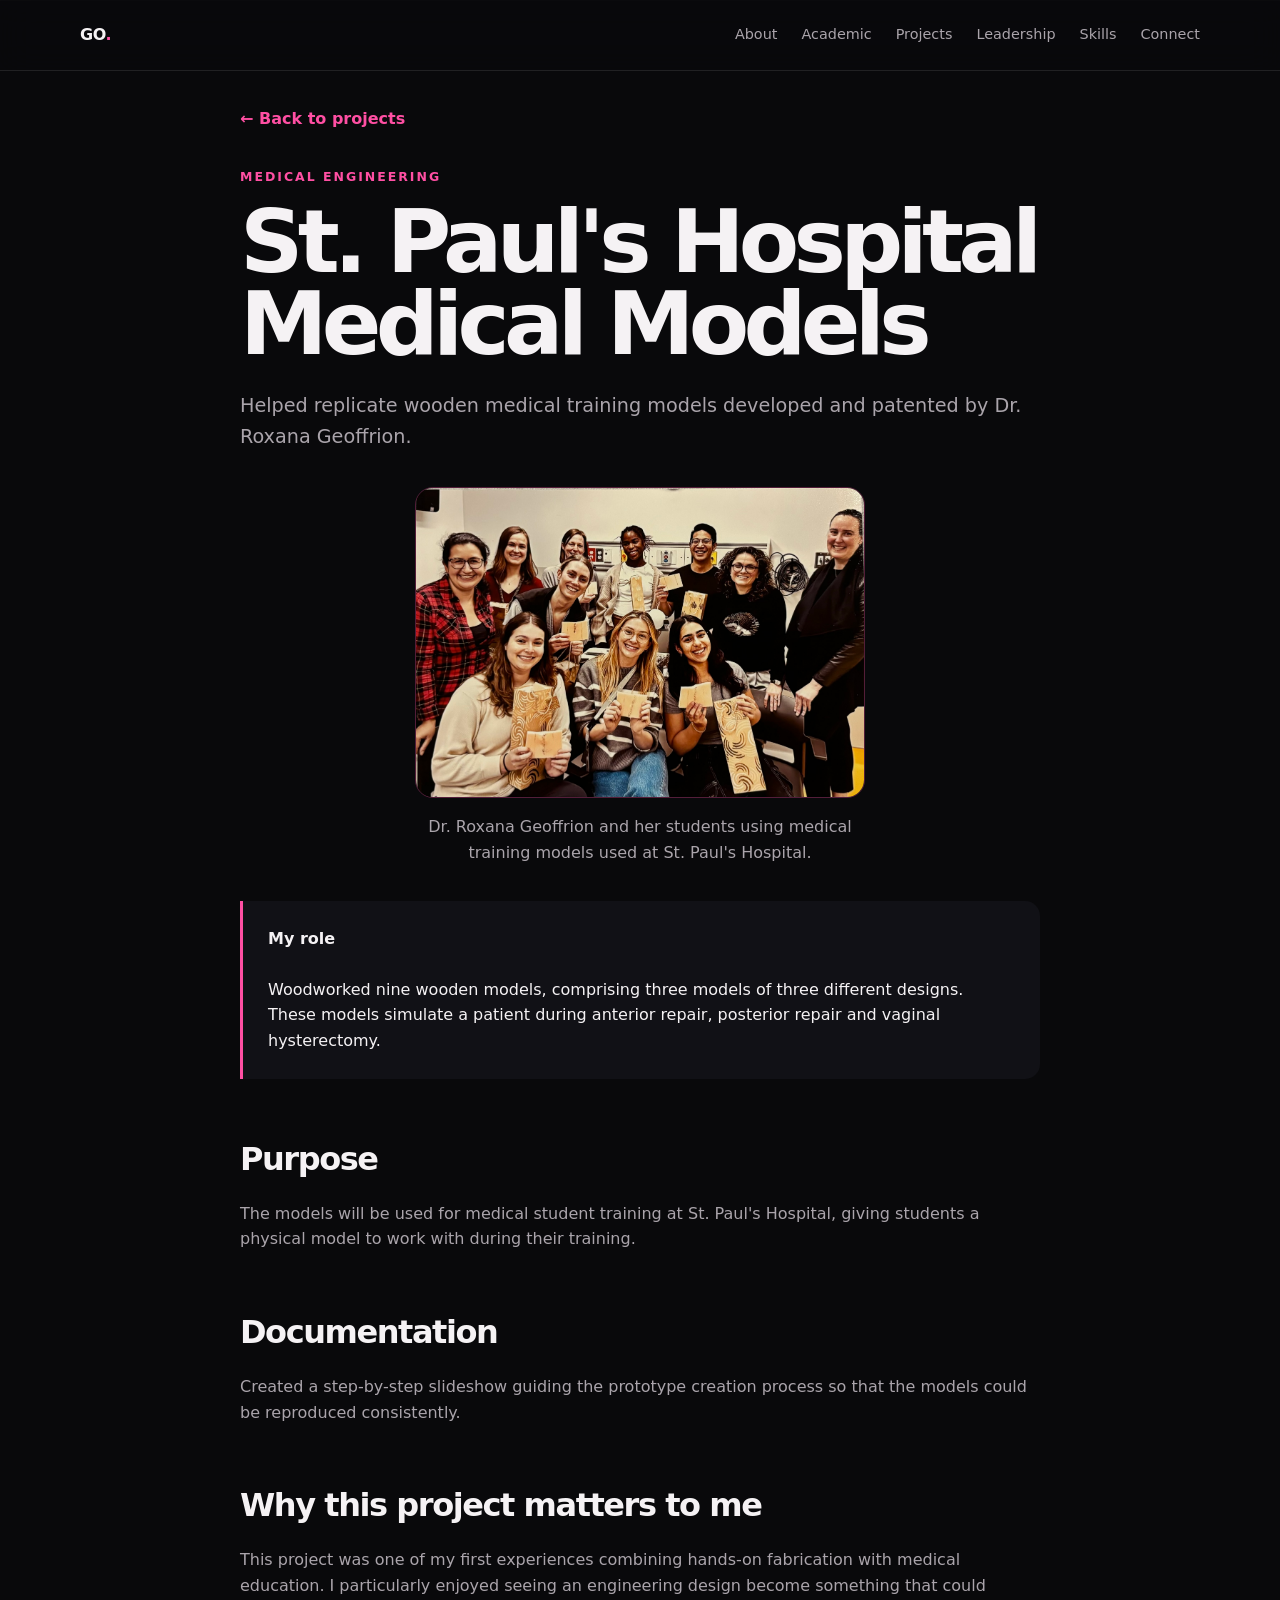
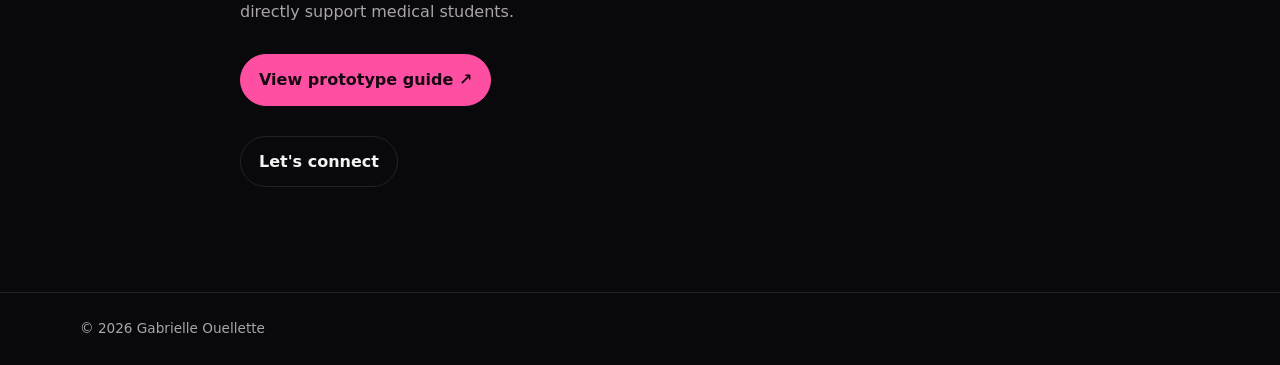
<file: projects/medical-models.html>
<!doctype html>
<html lang="en">

<head>
<meta charset="utf-8">
<meta name="viewport" content="width=device-width, initial-scale=1">

<title>St. Paul's Hospital Medical Models | Gabrielle Ouellette</title>

<link rel="stylesheet" href="/style.css">
</head>

<body>

<nav>
<div class="container nav-inner">

<a class="logo" href="../index.html">
GO<span>.</span>
</a>

<div class="nav-links">
<a href="../index.html#about">About</a>
<a href="../index.html#academic">Academic</a>
<a href="../index.html#projects">Projects</a>
<a href="../index.html#leadership">Leadership</a>
<a href="../index.html#skills">Skills</a>
<a href="../index.html#connect">Connect</a>
</div>

</div>
</nav>


<main>

<section class="project-hero">

<div class="container project-content">

<a class="back" href="../index.html#projects">
← Back to projects
</a>

<div class="eyebrow" style="margin-top:35px">
Medical Engineering
</div>

<h1>
St. Paul's Hospital Medical Models
</h1>

<p style="font-size:1.2rem;color:#aaa4ab">

Helped replicate wooden medical training models developed and patented
by Dr. Roxana Geoffrion.

</p>
<!-- MEDICAL MODELS PROJECT PHOTO -->
<div class="project-image">
  <img
    src="../IMG_6305%20(3).jpg"
    alt="Medical training models developed for St. Paul's Hospital"
    loading="lazy"
  >
  <p class="image-caption">
    Dr. Roxana Geoffrion and her students using medical training models used at St. Paul's Hospital.
  </p>
</div>

<div class="callout">

<strong>My role</strong>

<br><br>

Woodworked nine wooden models, comprising three models of three
different designs. These models simulate a patient during anterior
repair, posterior repair and vaginal hysterectomy.

</div>


<h2>
Purpose
</h2>

<p>

The models will be used for medical student training at St. Paul's
Hospital, giving students a physical model to work with during
their training.

</p>


<h2>
Documentation
</h2>

<p>

Created a step-by-step slideshow guiding the prototype creation
process so that the models could be reproduced consistently.

</p>


<h2>
Why this project matters to me
</h2>

<p>

This project was one of my first experiences combining hands-on
fabrication with medical education. I particularly enjoyed seeing
an engineering design become something that could directly support
medical students.

</p>


<div class="buttons">

<a class="btn primary"
href="https://docs.google.com/presentation/d/1edikrYSA5FdRRZ9bYBxqpioNGguxflrB/edit?slide=id.p1"
target="_blank">

View prototype guide ↗

</a>

</div>


<div class="buttons">

<a class="btn"
href="../index.html#connect">

Let's connect

</a>

</div>

</div>

</section>

</main>


<footer>

<div class="container">
© 2026 Gabrielle Ouellette
</div>

</footer>

</body>
</html>
</file>
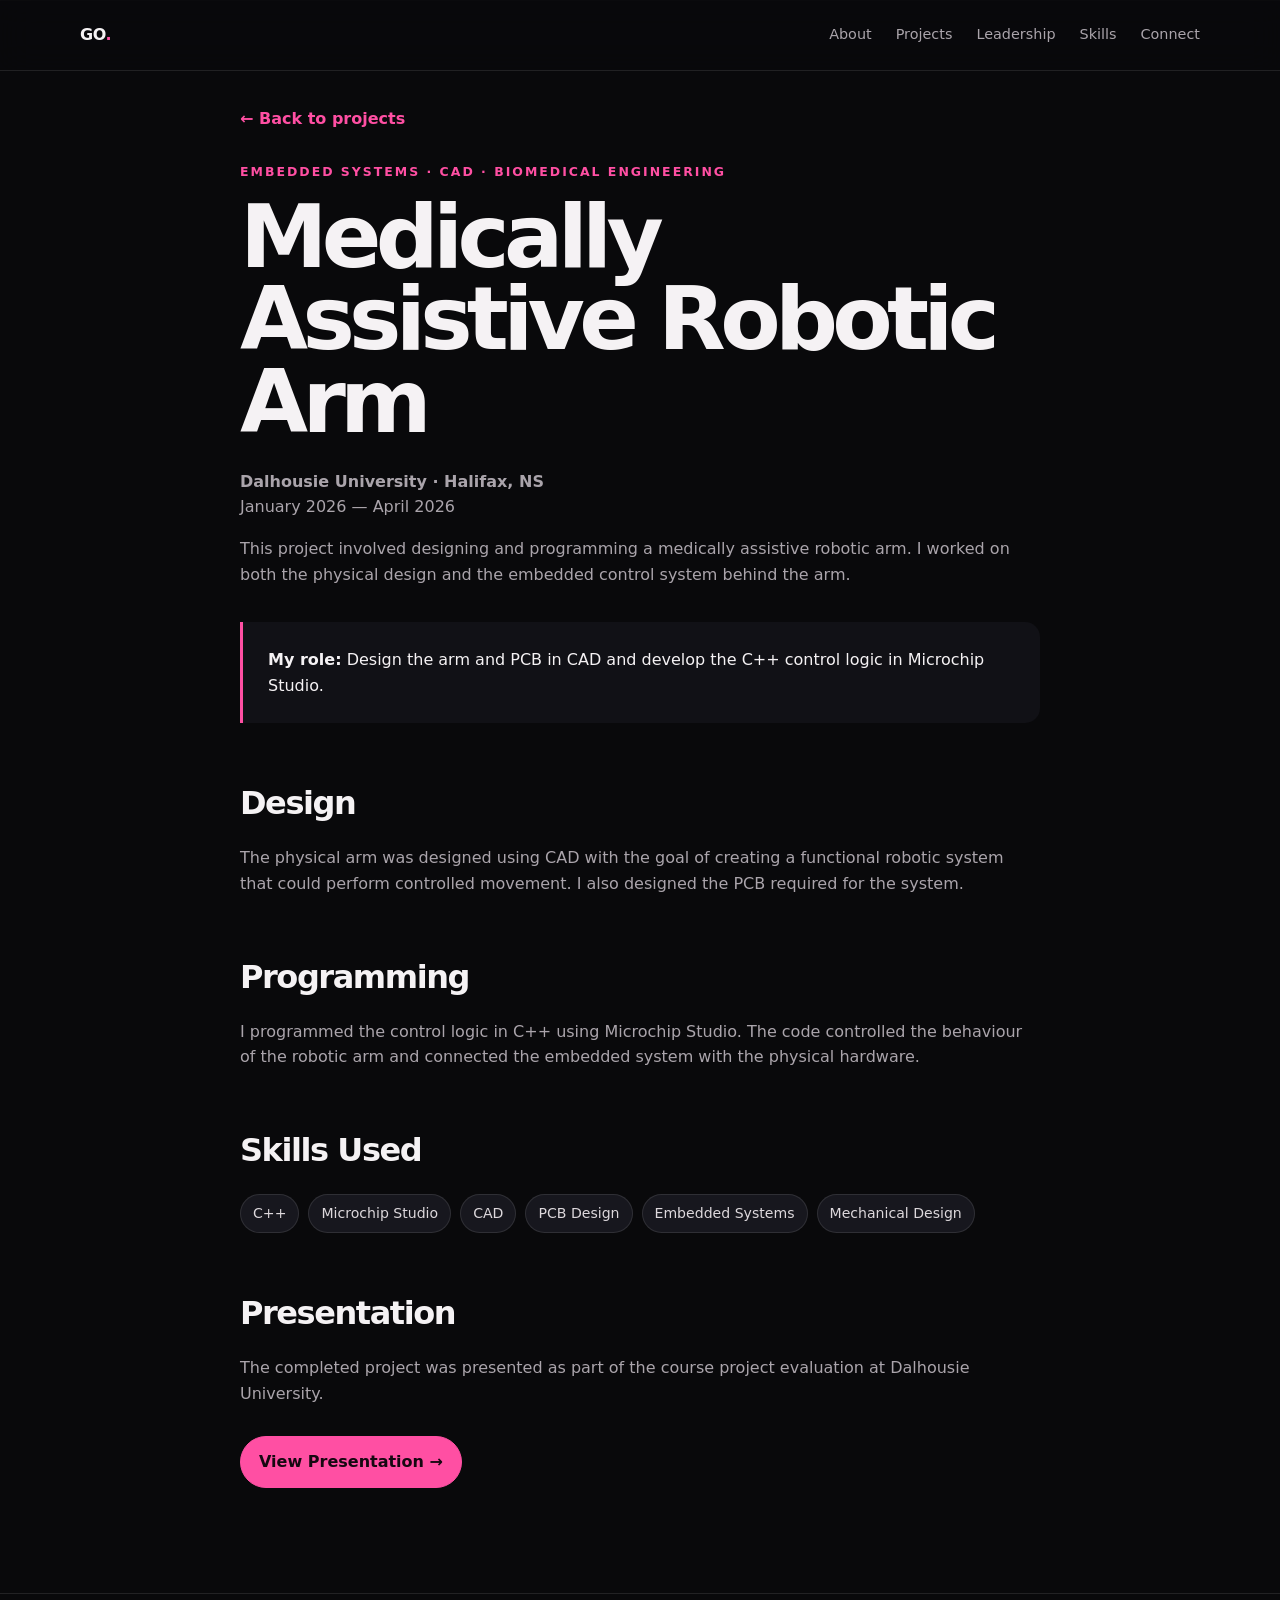
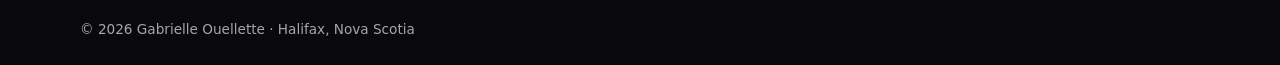
<file: projects/robotic-arm.html>
<!doctype html>
<html lang="en">
<head>
<meta charset="utf-8">
<meta name="viewport" content="width=device-width, initial-scale=1">
<title>Medically Assistive Robotic Arm | Gabrielle Ouellette</title>
<link rel="stylesheet" href="/style.css">
</head>

<body>

<nav>
  <div class="container nav-inner">
    <a class="logo" href="../index.html">GO<span>.</span></a>
    <div class="nav-links">
      <a href="../index.html#about">About</a>
      <a href="../index.html#projects">Projects</a>
      <a href="../index.html#leadership">Leadership</a>
      <a href="../index.html#skills">Skills</a>
      <a href="../index.html#connect">Connect</a>
    </div>
  </div>
</nav>

<main>
<section class="project-hero">
  <div class="container project-content">

    <a class="back" href="../index.html#projects">← Back to projects</a>

    <div class="eyebrow" style="margin-top:30px;">
      Embedded Systems · CAD · Biomedical Engineering
    </div>

    <h1>Medically Assistive Robotic Arm</h1>

    <p>
      <strong>Dalhousie University · Halifax, NS</strong><br>
      January 2026 — April 2026
    </p>

    <p>
      This project involved designing and programming a medically assistive
      robotic arm. I worked on both the physical design and the embedded
      control system behind the arm.
    </p>

    <div class="callout">
      <strong>My role:</strong> Design the arm and PCB in CAD and develop the
      C++ control logic in Microchip Studio.
    </div>

    <h2>Design</h2>

    <p>
      The physical arm was designed using CAD with the goal of creating a
      functional robotic system that could perform controlled movement.
      I also designed the PCB required for the system.
    </p>

    <h2>Programming</h2>

    <p>
      I programmed the control logic in C++ using Microchip Studio. The code
      controlled the behaviour of the robotic arm and connected the embedded
      system with the physical hardware.
    </p>

    <h2>Skills Used</h2>

    <div class="skill-list">
      <span class="pill">C++</span>
      <span class="pill">Microchip Studio</span>
      <span class="pill">CAD</span>
      <span class="pill">PCB Design</span>
      <span class="pill">Embedded Systems</span>
      <span class="pill">Mechanical Design</span>
    </div>

    <h2>Presentation</h2>

    <p>
      The completed project was presented as part of the course project
      evaluation at Dalhousie University.
    </p>

    <div class="buttons">
      <a class="btn primary"
         href="https://dalu-my.sharepoint.com/:p:/g/personal/nt451626_dal_ca/IQCVGD0CWMZrTLqzO7PNncOKATw6bgFYLA7tWPD5KE5fE40?e=GdRn9I"
         target="_blank">
        View Presentation →
      </a>
    </div>

  </div>
</section>
</main>

<footer>
  <div class="container">
    © 2026 Gabrielle Ouellette · Halifax, Nova Scotia
  </div>
</footer>

</body>
</html>
</file>
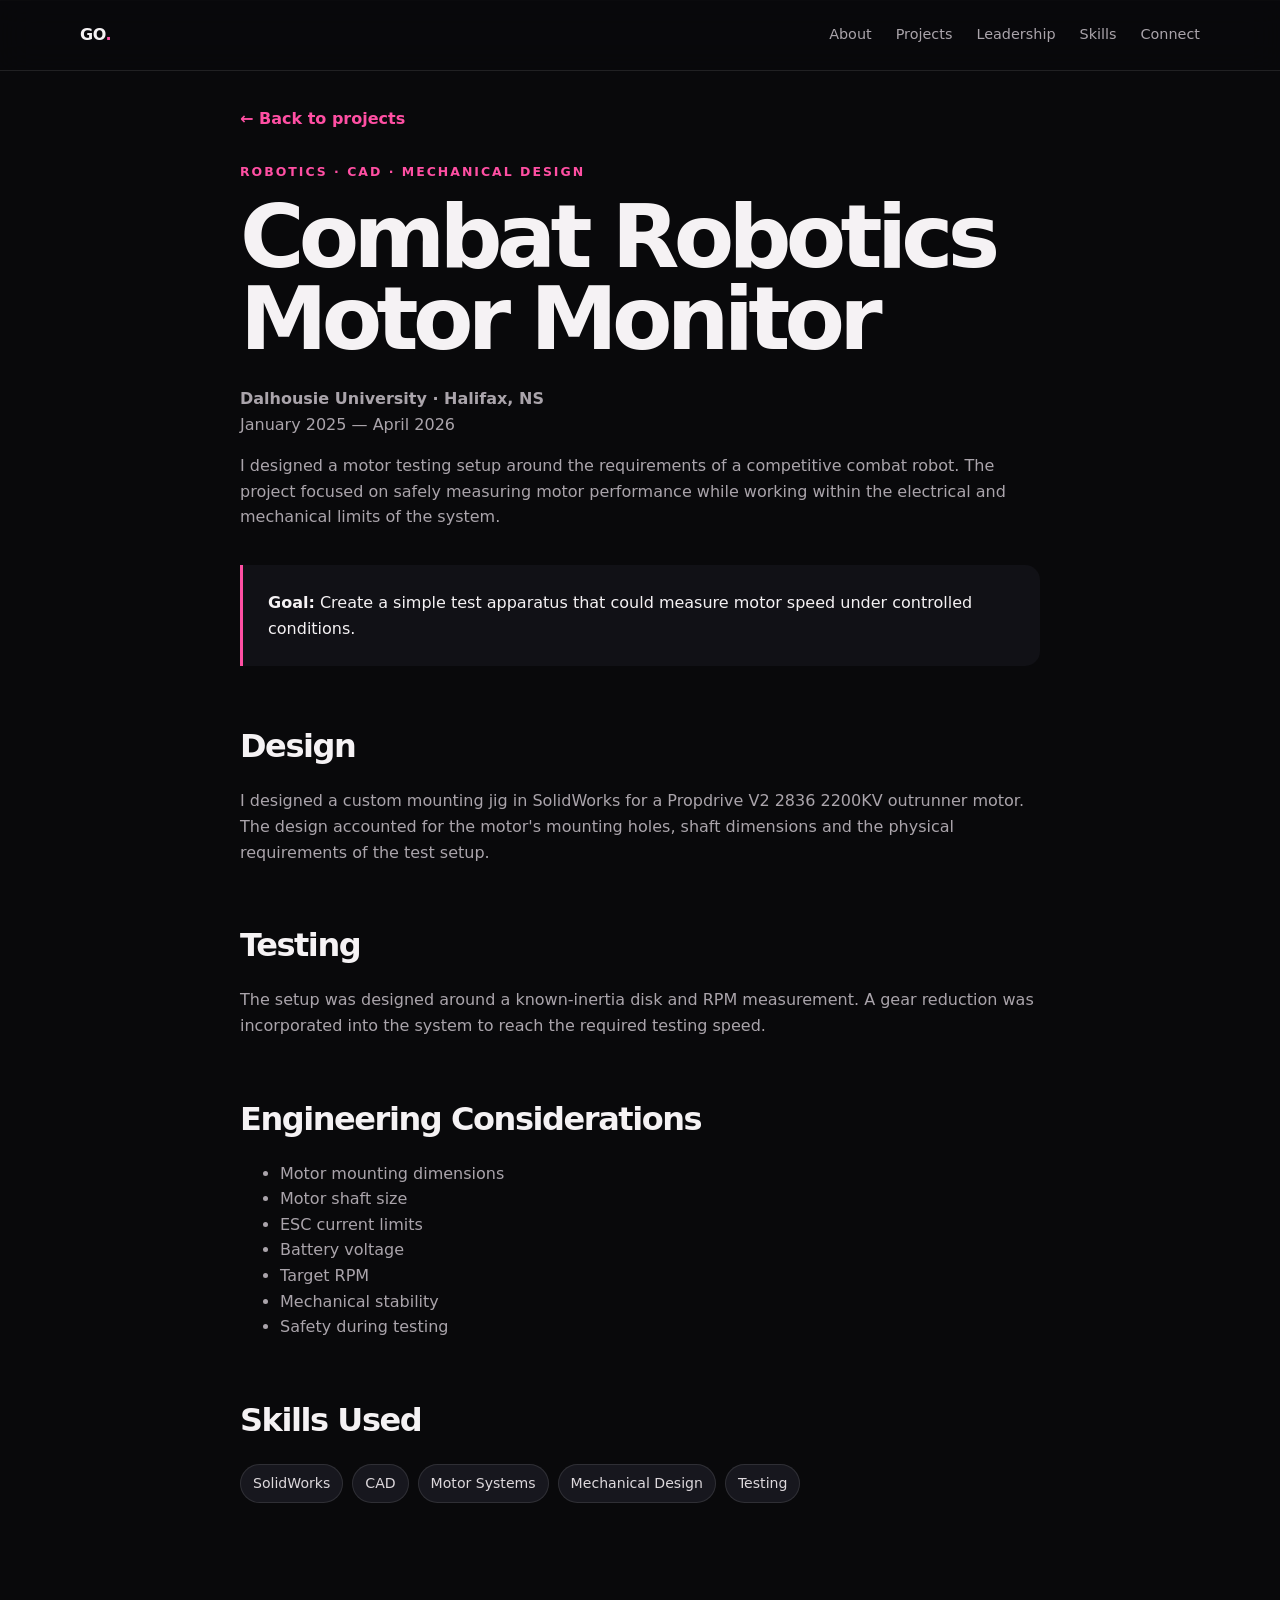
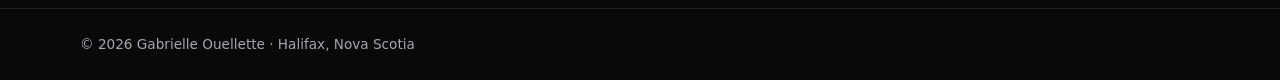
<file: projects/robotics.html>
<!doctype html>
<html lang="en">
<head>
<meta charset="utf-8">
<meta name="viewport" content="width=device-width, initial-scale=1">
<title>Combat Robotics Motor Monitor | Gabrielle Ouellette</title>
<link rel="stylesheet" href="/style.css">
</head>

<body>

<nav>
  <div class="container nav-inner">
    <a class="logo" href="../index.html">GO<span>.</span></a>
    <div class="nav-links">
      <a href="../index.html#about">About</a>
      <a href="../index.html#projects">Projects</a>
      <a href="../index.html#leadership">Leadership</a>
      <a href="../index.html#skills">Skills</a>
      <a href="../index.html#connect">Connect</a>
    </div>
  </div>
</nav>

<main>
<section class="project-hero">
  <div class="container project-content">

    <a class="back" href="../index.html#projects">← Back to projects</a>

    <div class="eyebrow" style="margin-top:30px;">
      Robotics · CAD · Mechanical Design
    </div>

    <h1>Combat Robotics Motor Monitor</h1>

    <p>
      <strong>Dalhousie University · Halifax, NS</strong><br>
      January 2025 — April 2026
    </p>

    <p>
      I designed a motor testing setup around the requirements of a
      competitive combat robot. The project focused on safely measuring
      motor performance while working within the electrical and mechanical
      limits of the system.
    </p>

    <div class="callout">
      <strong>Goal:</strong> Create a simple test apparatus that could
      measure motor speed under controlled conditions.
    </div>

    <h2>Design</h2>

    <p>
      I designed a custom mounting jig in SolidWorks for a Propdrive V2
      2836 2200KV outrunner motor. The design accounted for the motor's
      mounting holes, shaft dimensions and the physical requirements of
      the test setup.
    </p>

    <h2>Testing</h2>

    <p>
      The setup was designed around a known-inertia disk and RPM measurement.
      A gear reduction was incorporated into the system to reach the required
      testing speed.
    </p>

    <h2>Engineering Considerations</h2>

    <ul>
      <li>Motor mounting dimensions</li>
      <li>Motor shaft size</li>
      <li>ESC current limits</li>
      <li>Battery voltage</li>
      <li>Target RPM</li>
      <li>Mechanical stability</li>
      <li>Safety during testing</li>
    </ul>

    <h2>Skills Used</h2>

    <div class="skill-list">
      <span class="pill">SolidWorks</span>
      <span class="pill">CAD</span>
      <span class="pill">Motor Systems</span>
      <span class="pill">Mechanical Design</span>
      <span class="pill">Testing</span>
    </div>

  </div>
</section>
</main>

<footer>
  <div class="container">
    © 2026 Gabrielle Ouellette · Halifax, Nova Scotia
  </div>
</footer>

</body>
</html>
</file>
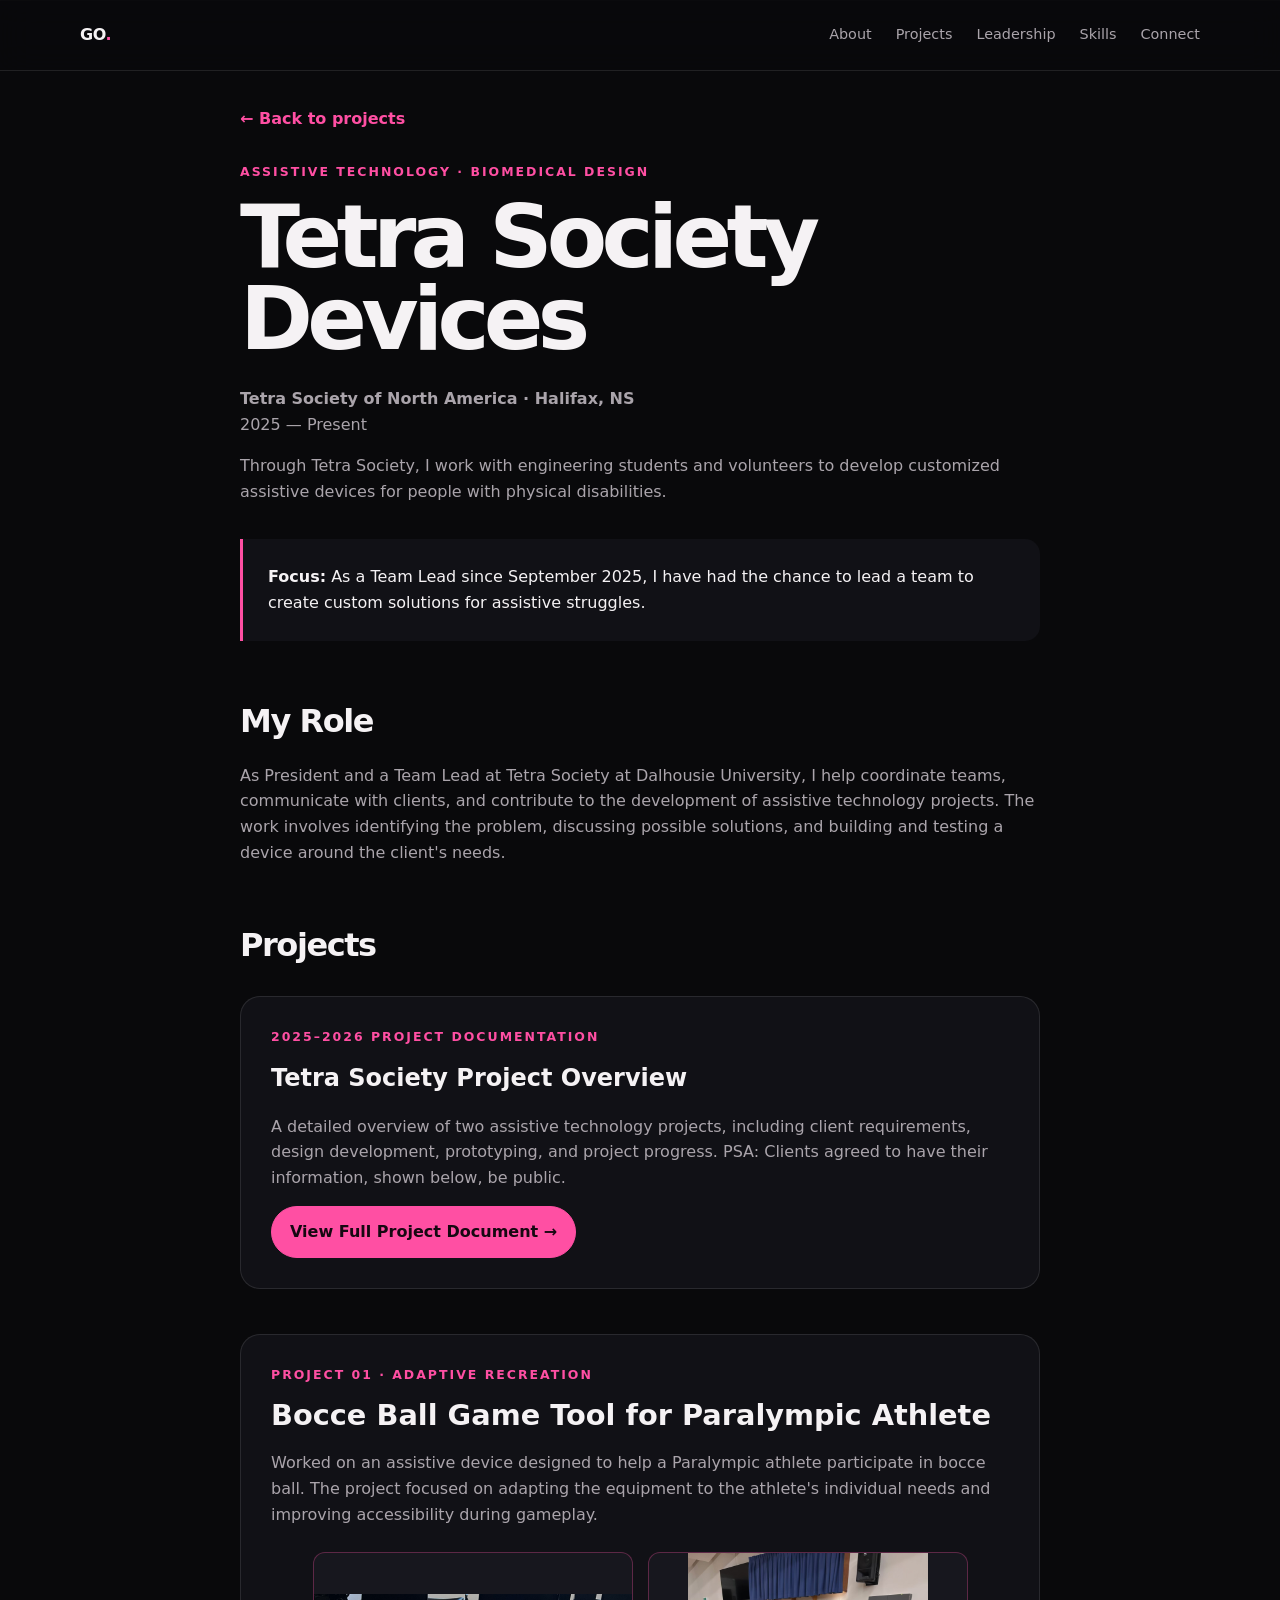
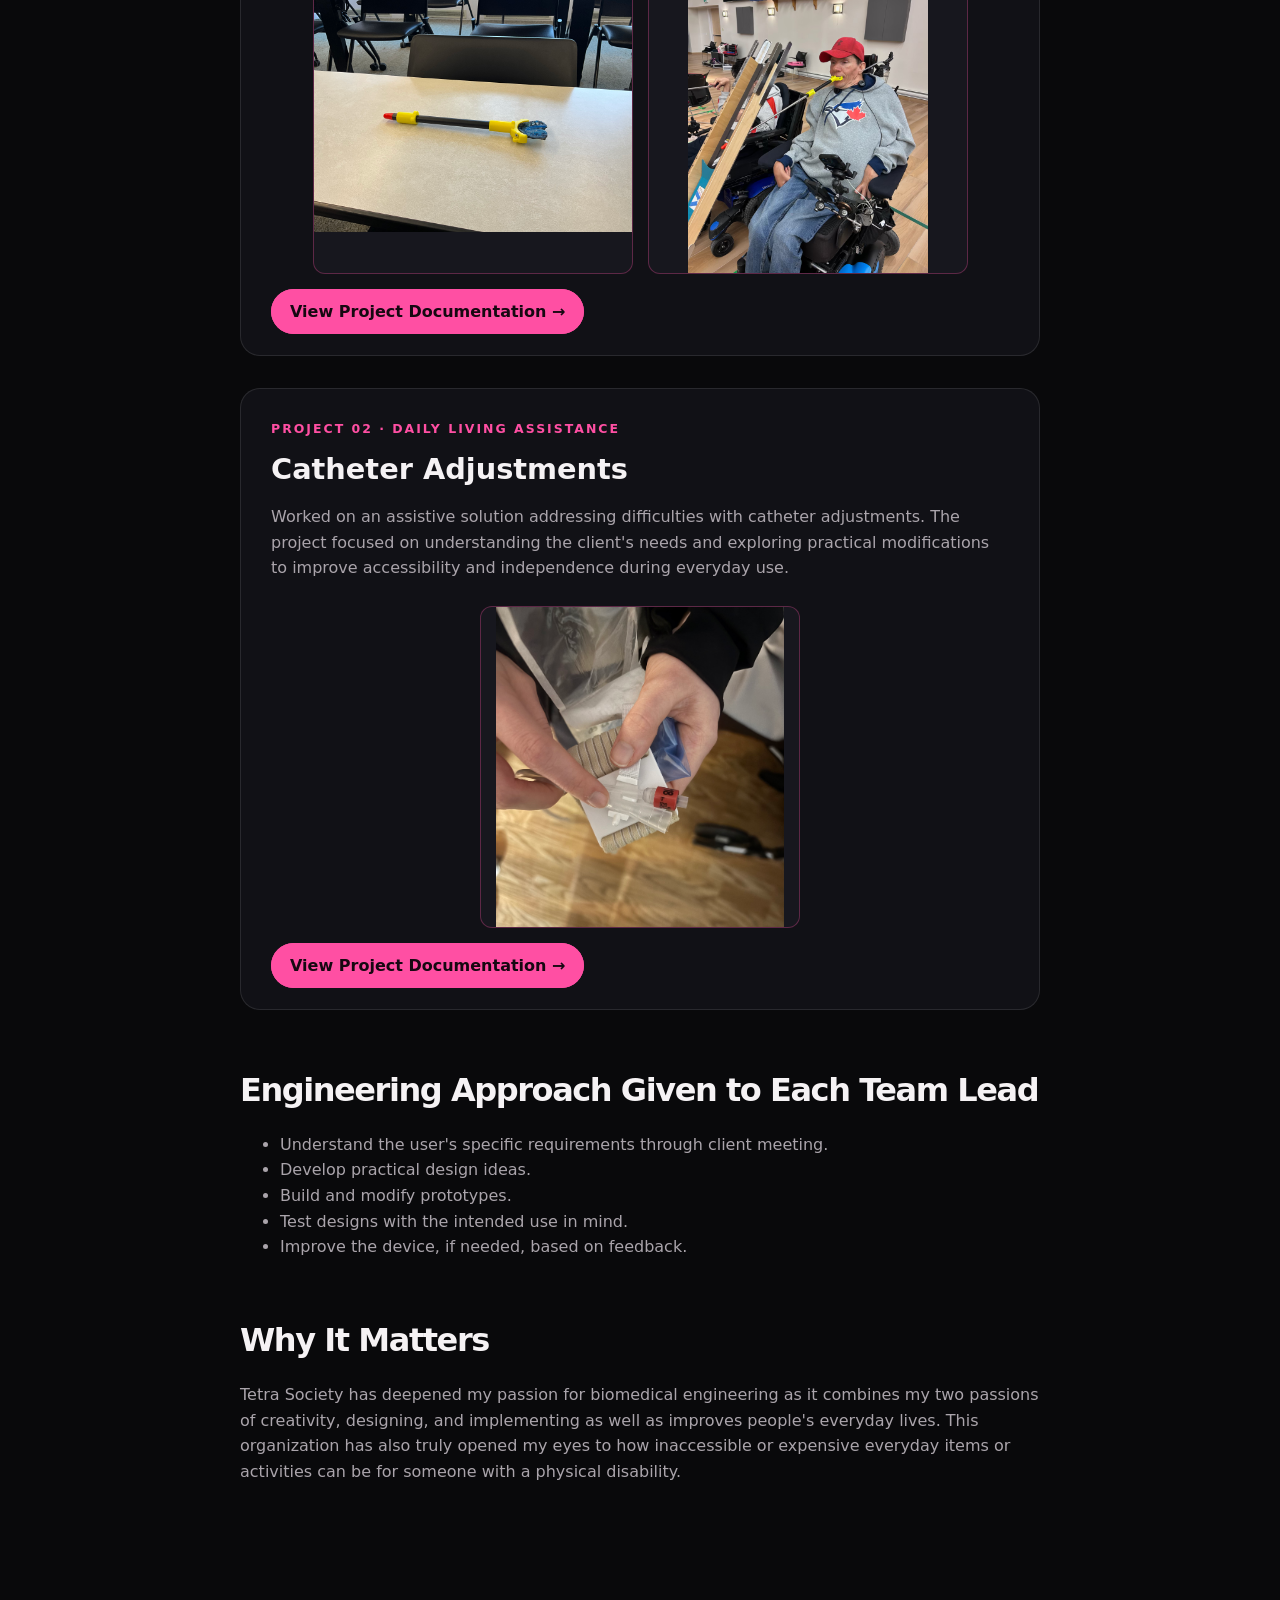
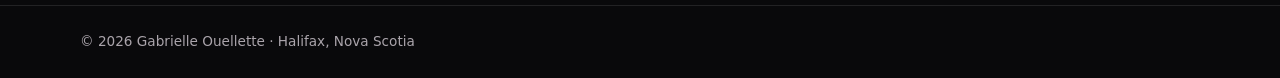
<file: projects/tetra.html>
<!doctype html>
<html lang="en">
<head>
<meta charset="utf-8">
<meta name="viewport" content="width=device-width, initial-scale=1">
<title>Tetra Society Devices | Gabrielle Ouellette</title>
<link rel="stylesheet" href="/style.css">
</head>

<body>

<nav>
  <div class="container nav-inner">
    <a class="logo" href="../index.html">GO<span>.</span></a>
    <div class="nav-links">
      <a href="../index.html#about">About</a>
      <a href="../index.html#projects">Projects</a>
      <a href="../index.html#leadership">Leadership</a>
      <a href="../index.html#skills">Skills</a>
      <a href="../index.html#connect">Connect</a>
    </div>
  </div>
</nav>

<main>
<section class="project-hero">
  <div class="container project-content">

    <a class="back" href="../index.html#projects">← Back to projects</a>

    <div class="eyebrow" style="margin-top:30px;">
      Assistive Technology · Biomedical Design
    </div>

    <h1>Tetra Society Devices</h1>

    <p>
      <strong>Tetra Society of North America · Halifax, NS</strong><br>
      2025 — Present
    </p>

    <p>
      Through Tetra Society, I work with engineering students and volunteers
      to develop customized assistive devices for people with physical
      disabilities. 
    </p>

    <div class="callout">
      <strong>Focus:</strong> As a Team Lead since September 2025, I have had the chance to lead a team to create custom solutions for assistive struggles.
    </div>

    <h2>My Role</h2>

    <p>
      As President and a Team Lead at Tetra Society at Dalhousie University, I help coordinate teams, communicate with clients, and contribute to
      the development of assistive technology projects. The work involves
      identifying the problem, discussing possible solutions, and building
      and testing a device around the client's needs.
    </p>

<!--TETRA PROJECTS -->
<h2>Projects</h2>
    
<!-- TETRA PROJECT OVERVIEW DOCUMENT -->
<div class="tetra-document">
  <div class="eyebrow">2025–2026 Project Documentation</div>

  <h3>Tetra Society Project Overview</h3>

  <p>
    A detailed overview of two assistive technology
    projects, including client requirements, design
    development, prototyping, and project progress. PSA: Clients agreed 
    to have their information, shown below, be public. 
  </p>

  <a
    class="btn primary"
    href="../Tetra%20Society%20-%20Overview%20for%202025_2026.pdf"
    target="_blank"
    rel="noopener noreferrer">
    View Full Project Document →
  </a>
</div>


<div class="tetra-projects">

  <!-- PROJECT 1: BOCCE BALL -->
  <article class="tetra-project">

    <div class="eyebrow">Project 01 · Adaptive Recreation</div>

    <h3>Bocce Ball Game Tool for Paralympic Athlete</h3>

    <p>
      Worked on an assistive device designed to help a Paralympic
      athlete participate in bocce ball. The project focused on
      adapting the equipment to the athlete's individual needs
      and improving accessibility during gameplay.
    </p>

    <div class="tetra-gallery">

      <figure>
        <img
          src="../IMG_0858.jpeg"
          alt="Bocce ball assistive device project"
          loading="lazy"
        >
      </figure>

      <figure>
        <img
          src="../IMG_9698.jpeg"
          alt="Additional view of the bocce ball project"
          loading="lazy"
        >
      </figure>

    </div>

    <a
      class="btn primary"
      href="https://airtable.com/embed/appz9EZO3hVlPbX3s/shr0v8kL057kp4zLq/tblaIV8Hq64oumA88/viwDSyqVN7UNjnLKt/recWXV6gW8jwUKHx3?viewControls=on"
      target="_blank"
      rel="noopener noreferrer"
    >
      View Project Documentation →
    </a>

  </article>


  <!-- PROJECT 2: CATHETER ADJUSTMENTS -->
  <article class="tetra-project">

    <div class="eyebrow">Project 02 · Daily Living Assistance</div>

    <h3>Catheter Adjustments</h3>

    <p>
      Worked on an assistive solution addressing difficulties
      with catheter adjustments. The project focused on
      understanding the client's needs and exploring practical
      modifications to improve accessibility and independence
      during everyday use.
    </p>

    <div class="tetra-gallery single-image">

      <figure>
        <img
          src="../IMG_7093.jpg"
          alt="Catheter adjustment assistive technology project"
          loading="lazy"
        >
      </figure>

    </div>

    <a
      class="btn primary"
      href="https://airtable.com/embed/appz9EZO3hVlPbX3s/shr0v8kL057kp4zLq/tblaIV8Hq64oumA88/viwDSyqVN7UNjnLKt/recUbjdCsrNmFvt2V?viewControls=on"
      target="_blank"
      rel="noopener noreferrer"
    >
      View Project Documentation →
    </a>

  </article>

</div>

    <h2>Engineering Approach Given to Each Team Lead</h2>

    <ul>
      <li>Understand the user's specific requirements through client meeting.</li>
      <li>Develop practical design ideas.</li>
      <li>Build and modify prototypes.</li>
      <li>Test designs with the intended use in mind.</li>
      <li>Improve the device, if needed, based on feedback.</li>
    </ul>

    <h2>Why It Matters</h2>

    <p>
      Tetra Society has deepened my passion for biomedical engineering as it combines my two passions of 
      creativity, designing, and implementing as well as improves people's everyday lives. 
      This organization has also truly opened my eyes to how inaccessible or expensive everyday items or activities can be
      for someone with a physical disability. 
    </p>

  </div>
</section>
</main>

<footer>
  <div class="container">
    © 2026 Gabrielle Ouellette · Halifax, Nova Scotia
  </div>
</footer>

</body>
</html>
</file>
<file: style.css>
:root {
  --bg: #09090b;
  --surface: #111116;
  --surface-2: #17171e;
  --text: #f5f2f4;
  --muted: #aaa4ab;
  --pink: #ff4fa3;
  --pink-soft: #ff8bc4;
  --line: rgba(255,255,255,.10);
  --max: 1120px;
}

* {
  box-sizing: border-box;
}

html {
  scroll-behavior: smooth;
}

body {
  margin: 0;
  background: var(--bg);
  color: var(--text);
  font-family: Inter, ui-sans-serif, system-ui, -apple-system,
    BlinkMacSystemFont, "Segoe UI", sans-serif;
  line-height: 1.6;
}

a {
  color: inherit;
  text-decoration: none;
}

.container {
  width: min(var(--max), calc(100% - 40px));
  margin: auto;
}


/* NAVIGATION */

nav {
  position: fixed;
  top: 0;
  left: 0;
  right: 0;
  z-index: 10;
  background: rgba(9,9,11,.82);
  backdrop-filter: blur(16px);
  border-bottom: 1px solid var(--line);
}

.nav-inner {
  height: 70px;
  display: flex;
  align-items: center;
  justify-content: space-between;
}

.logo {
  font-weight: 800;
  letter-spacing: -.03em;
}

.logo span {
  color: var(--pink);
}

.nav-links {
  display: flex;
  gap: 24px;
  font-size: .9rem;
  color: var(--muted);
}

.nav-links a:hover {
  color: var(--pink-soft);
}


/* HERO / ABOUT */

.hero {
  min-height: 100vh;
  display: grid;
  place-items: center;
  padding: 110px 0 70px;
}

.hero-grid {
  display: grid;
  grid-template-columns: 1.25fr .75fr;
  gap: 70px;
  align-items: center;
}

.eyebrow {
  color: var(--pink);
  text-transform: uppercase;
  letter-spacing: .16em;
  font-size: .78rem;
  font-weight: 800;
}

h1 {
  font-size: clamp(3.4rem, 8vw, 7rem);
  line-height: .94;
  letter-spacing: -.065em;
  margin: 14px 0 25px;
}

h1 span {
  color: var(--pink);
}

.hero p {
  max-width: 650px;
  color: var(--muted);
  font-size: 1.1rem;
}


/* BUTTONS */

.buttons {
  display: flex;
  gap: 12px;
  margin-top: 30px;
  flex-wrap: wrap;
}

.btn {
  padding: 12px 18px;
  border: 1px solid var(--line);
  border-radius: 999px;
  font-weight: 700;
  transition: .2s;
}

.btn.primary {
  background: var(--pink);
  color: #160811;
  border-color: var(--pink);
}

.btn:hover {
  transform: translateY(-2px);
  border-color: var(--pink);
}


/* PROFILE PHOTO */

.photo {
  aspect-ratio: 1;
  border-radius: 30px;
  overflow: hidden;
  border: 1px solid rgba(255,79,163,.35);
  background: linear-gradient(145deg, #21121b, #121217);
  display: grid;
  place-items: center;
  text-align: center;
  padding: 30px;
  box-shadow: 0 0 80px rgba(255,79,163,.10);
}

.photo img {
  width: 100%;
  height: 100%;
  object-fit: cover;
  display: none;
}

.photo.has-image {
  padding: 0;
}

.photo.has-image img {
  display: block;
}

.photo-placeholder {
  color: var(--muted);
}

.photo-placeholder strong {
  display: block;
  color: var(--pink-soft);
  margin-bottom: 7px;
}


/* GENERAL SECTIONS */

section {
  padding: 105px 0;
  border-top: 1px solid var(--line);
}

section:target {
  scroll-margin-top: 80px;
}

.section-heading {
  display: flex;
  justify-content: space-between;
  gap: 30px;
  align-items: end;
  margin-bottom: 40px;
}

h2 {
  font-size: clamp(2rem, 4vw, 3.3rem);
  letter-spacing: -.045em;
  margin: 0;
}

.section-heading p {
  color: var(--muted);
  max-width: 470px;
  margin: 0;
}


/* PROJECTS */

.grid {
  display: grid;
  grid-template-columns: repeat(3, 1fr);
  gap: 18px;
}

#projects .grid {
  row-gap: 20px;
}

.card {
  background: var(--surface);
  border: 1px solid var(--line);
  border-radius: 20px;
  padding: 25px;
  transition: .25s;
  display: flex;
  flex-direction: column;
  min-height: 245px;
}

.card:hover {
  transform: translateY(-5px);
  border-color: rgba(255,79,163,.45);
}

.tag {
  color: var(--pink-soft);
  font-size: .75rem;
  font-weight: 800;
  text-transform: uppercase;
  letter-spacing: .1em;
}

.card h3 {
  margin: 12px 0 8px;
  font-size: 1.35rem;
  line-height: 1.2;
}

.card p {
  color: var(--muted);
  margin-top: 0;
  line-height: 1.55;
}

.card .arrow {
  margin-top: auto;
  padding-top: 18px;
  color: var(--pink);
  font-weight: 800;
}


/* SKILLS */

.skills {
  display: grid;
  grid-template-columns: 1fr 1fr;
  gap: 18px;
}

.skill-card {
  background: var(--surface);
  border: 1px solid var(--line);
  border-radius: 20px;
  padding: 25px;
}

.skill-list {
  display: flex;
  flex-wrap: wrap;
  gap: 9px;
  margin-top: 18px;
}

.pill {
  background: var(--surface-2);
  border: 1px solid var(--line);
  border-radius: 999px;
  padding: 7px 12px;
  color: #ddd8dc;
  font-size: .88rem;
}


/* LEADERSHIP + ACADEMIC EXPERIENCE */

.timeline {
  display: grid;
  gap: 14px;
}

.timeline-item {
  display: grid;
  grid-template-columns: 180px 1fr;
  gap: 25px;
  padding: 22px 0;
  border-bottom: 1px solid var(--line);
}

.timeline-item .date {
  color: var(--pink);
  font-size: .85rem;
  font-weight: 800;
}

.timeline-item h3 {
  margin: 0 0 5px;
}

.timeline-item p {
  margin: 0;
  color: var(--muted);
}

.location {
  color: var(--pink-soft) !important;
  font-size: .85rem;
  font-weight: 700;
  margin: -3px 0 8px !important;
}


/* CONNECT */

.connect {
  text-align: center;
  padding-bottom: 130px;
}

.connect h2 {
  max-width: 760px;
  margin: 0 auto 20px;
}

.connect p {
  color: var(--muted);
  max-width: 600px;
  margin: 0 auto;
}


/* FOOTER */

footer {
  padding: 25px 0;
  border-top: 1px solid var(--line);
  color: var(--muted);
  font-size: .85rem;
}


/* INDIVIDUAL PROJECT PAGES */

.project-content {
  max-width: 800px;
  container-type: inline-size;
}
.back {
  color: var(--pink);
  font-weight: 800;
}

.project-content {
  max-width: 800px;
}

.project-content h1 {
  font-size: clamp(3rem, 7vw, 5.5rem);
}

.project-content h2 {
  margin-top: 55px;
  font-size: 2rem;
}

.project-content p,
.project-content li {
  color: var(--muted);
}

.callout {
  margin: 35px 0;
  padding: 25px;
  border-left: 3px solid var(--pink);
  background: var(--surface);
  border-radius: 0 15px 15px 0;
}


/* MOBILE */

@media (max-width: 800px) {

  .nav-links {
    display: none;
  }

  .hero-grid,
  .grid,
  .skills {
    grid-template-columns: 1fr;
  }

  .hero {
    min-height: auto;
    padding-top: 130px;
  }

  .hero-grid {
    gap: 40px;
  }

  .section-heading {
    display: block;
  }

  .section-heading p {
    margin-top: 15px;
  }

  .timeline-item {
    grid-template-columns: 1fr;
    gap: 4px;
  }
}
/* PROJECT IMAGES */

.project-image {
  margin: 35px 0;
}

.project-image {
  margin: 35px auto;
  max-width: 450px;
  text-align: center;
}

.project-image img {
  width: 100%;
  height: auto;
  display: block;
  border-radius: 18px;
  border: 1px solid rgba(255,79,163,.3);
}
/* RESPONSIVE BIOPRINTING MEDIA */

.bioprint-media {
  display: grid;
  grid-template-columns: repeat(2, minmax(0, 1fr));
  gap: 24px;
  width: 100%;
  max-width: 750px;
  margin: 35px auto;
  align-items: start;
}

.bioprint-media .media-item {
  min-width: 0;
  width: 100%;
  text-align: center;
}

.bioprint-media img,
.bioprint-media video {
  display: block;
  width: 100%;
  height: auto;
  max-height: 320px;
  object-fit: contain;
  border-radius: 15px;
  border: 1px solid rgba(255,79,163,.3);
  background: #111116;
}

.bioprint-media .image-caption {
  color: var(--muted);
  font-size: .85rem;
  margin-top: 10px;
  text-align: center;
}

/* ADJUST BASED ON AVAILABLE SPACE */

@container (max-width: 550px) {
  .bioprint-media {
    grid-template-columns: 1fr;
    max-width: 400px;
  }
}

/* MOBILE AND SMALL WINDOWS */

@media (max-width: 650px) {
  .bioprint-media {
    grid-template-columns: 1fr;
    max-width: 350px;
    gap: 30px;
  }
}

/* TETRA FEATURED PROJECTS */

.tetra-projects {
  display: grid;
  gap: 32px;
  margin: 30px 0 50px;
}

.tetra-project {
  min-width: 0;
  padding: clamp(18px, 4vw, 30px);
  background: var(--surface);
  border: 1px solid var(--line);
  border-radius: 20px;
}

.tetra-project h3 {
  font-size: clamp(1.3rem, 3vw, 1.8rem);
  line-height: 1.3;
  margin: 12px 0;
}

.tetra-project > p {
  color: var(--muted);
  margin-bottom: 22px;
}

/* RESPONSIVE PHOTO GALLERY */


/* TETRA PROJECT PHOTOS */

/* TETRA PROJECT PHOTOS - RESPONSIVE */

.tetra-project .tetra-gallery {
  display: flex;
  flex-wrap: wrap;
  justify-content: center;
  align-items: center;
  gap: 15px;
  width: 100%;
  margin: 25px auto;
}

.tetra-project .tetra-gallery figure {
  flex: 0 1 320px;
  width: 320px;
  max-width: 100%;
  margin: 0;
  padding: 0;
  overflow: hidden;
  border-radius: 12px;
  border: 1px solid rgba(255,79,163,.3);
  background: var(--surface-2);
}

.tetra-project .tetra-gallery img {
  display: block;
  width: 100%;
  max-width: 320px;
  height: 320px;
  max-height: 320px;
  object-fit: contain;
}

.tetra-project .tetra-gallery.single-image {
  justify-content: center;
}

/* MOBILE */

@media (max-width: 650px) {
  .tetra-project .tetra-gallery figure {
    flex-basis: 260px;
    width: 260px;
  }

  .tetra-project .tetra-gallery img {
    max-width: 260px;
    height: 260px;
    max-height: 260px;
  }
}


/* TETRA PROJECT OVERVIEW PDF */

.tetra-document {
  width: 100%;
  margin: 25px 0 45px;
  padding: clamp(18px, 4vw, 30px);
  background: var(--surface);
  border: 1px solid var(--line);
  border-radius: 20px;
}

.tetra-document h3 {
  margin: 12px 0;
  font-size: 1.5rem;
}

.tetra-document p {
  color: var(--muted);
}

.tetra-document iframe {
  display: block;
  width: 100%;
  height: clamp(300px, 55vw, 500px);
  border: 1px solid rgba(255,79,163,.3);
  border-radius: 12px;
  background: white;
  margin: 25px 0;
}

.tetra-document .btn {
  display: inline-block;
  max-width: 100%;
  text-align: center;
}

@media (max-width: 650px) {
  .tetra-document iframe {
    height: 320px;
  }

  .tetra-document .btn {
    width: 100%;
  }
}
</file>
